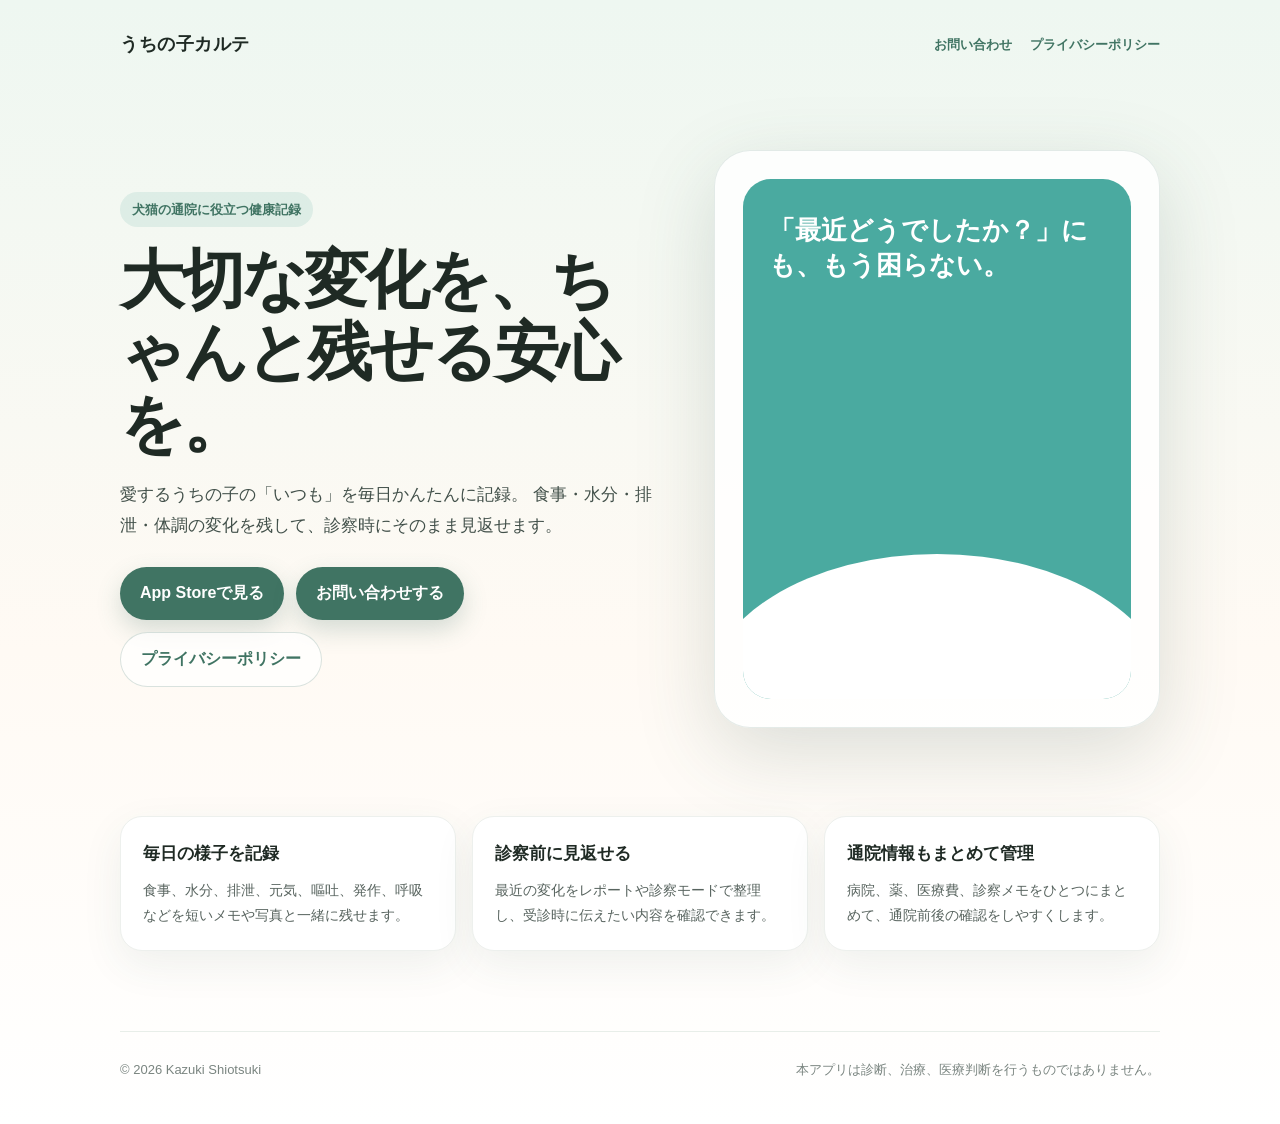
<file: index.html>
<!DOCTYPE html>
<html lang="ja">
<head>
  <meta charset="UTF-8" />
  <meta name="viewport" content="width=device-width, initial-scale=1.0" />
  <title>うちの子カルテ | 犬猫の通院に役立つ健康記録</title>
  <style>
    * { box-sizing: border-box; margin: 0; padding: 0; }
    body {
      font-family: -apple-system, BlinkMacSystemFont, "Hiragino Sans", "Noto Sans JP", sans-serif;
      background: linear-gradient(180deg, #eef7f1 0%, #fffaf4 58%, #ffffff 100%);
      color: #1f2a24;
      line-height: 1.8;
    }
    header, main, footer { width: min(1040px, calc(100% - 32px)); margin: 0 auto; }
    header {
      display: flex;
      justify-content: space-between;
      align-items: center;
      padding: 28px 0 18px;
    }
    .brand { font-size: 18px; font-weight: 800; letter-spacing: .03em; }
    nav { display: flex; gap: 18px; font-size: 13px; }
    a { color: #407463; text-decoration: none; font-weight: 700; }
    .hero {
      display: grid;
      grid-template-columns: minmax(0, 1.1fr) minmax(280px, .9fr);
      gap: 48px;
      align-items: center;
      padding: 72px 0 64px;
    }
    .eyebrow {
      display: inline-block;
      color: #407463;
      background: rgba(74, 165, 146, .13);
      border-radius: 999px;
      padding: 6px 12px;
      font-size: 13px;
      font-weight: 800;
      margin-bottom: 18px;
    }
    h1 {
      font-size: clamp(34px, 6vw, 64px);
      line-height: 1.12;
      letter-spacing: -.05em;
      margin-bottom: 20px;
    }
    .lead { font-size: 17px; color: #42504a; margin-bottom: 26px; max-width: 620px; }
    .actions { display: flex; flex-wrap: wrap; gap: 12px; }
    .button {
      display: inline-flex;
      align-items: center;
      justify-content: center;
      border-radius: 999px;
      padding: 12px 20px;
      background: #407463;
      color: #fff;
      box-shadow: 0 10px 24px rgba(64, 116, 99, .22);
    }
    .button.secondary {
      background: rgba(255, 255, 255, .72);
      color: #407463;
      border: 1px solid rgba(64, 116, 99, .2);
      box-shadow: none;
    }
    .phone-card {
      border-radius: 36px;
      background: rgba(255, 255, 255, .82);
      border: 1px solid rgba(64, 116, 99, .14);
      box-shadow: 0 24px 80px rgba(55, 87, 75, .18);
      padding: 28px;
    }
    .mock {
      border-radius: 28px;
      background: #4aaaa0;
      color: #fff;
      min-height: 520px;
      padding: 34px 26px;
      display: flex;
      flex-direction: column;
      justify-content: space-between;
      overflow: hidden;
      position: relative;
    }
    .mock::after {
      content: "";
      position: absolute;
      left: -10%;
      right: -10%;
      bottom: -28%;
      height: 56%;
      background: #fff;
      border-radius: 50% 50% 0 0;
    }
    .mock h2 { font-size: 26px; line-height: 1.35; position: relative; z-index: 1; }
    .mock p { font-size: 14px; position: relative; z-index: 1; opacity: .95; }
    .features {
      display: grid;
      grid-template-columns: repeat(3, 1fr);
      gap: 16px;
      padding: 24px 0 80px;
    }
    .feature {
      background: #fff;
      border: 1px solid #edf0ed;
      border-radius: 22px;
      padding: 22px;
      box-shadow: 0 14px 40px rgba(55, 87, 75, .08);
    }
    .feature h3 { font-size: 17px; margin-bottom: 8px; }
    .feature p { font-size: 14px; color: #58645f; }
    footer {
      border-top: 1px solid #e8eee9;
      padding: 26px 0 42px;
      display: flex;
      justify-content: space-between;
      gap: 16px;
      color: #7a8580;
      font-size: 13px;
    }
    @media (max-width: 780px) {
      header { align-items: flex-start; gap: 16px; flex-direction: column; }
      .hero { grid-template-columns: 1fr; padding-top: 36px; }
      .features { grid-template-columns: 1fr; }
      footer { flex-direction: column; }
    }
  </style>
</head>
<body>
  <header>
    <div class="brand">うちの子カルテ</div>
    <nav>
      <a href="https://forms.gle/3RMvWQdvqa31zmWVA">お問い合わせ</a>
      <a href="./privacy-policy.html">プライバシーポリシー</a>
    </nav>
  </header>

  <main>
    <section class="hero">
      <div>
        <span class="eyebrow">犬猫の通院に役立つ健康記録</span>
        <h1>大切な変化を、ちゃんと残せる安心を。</h1>
        <p class="lead">
          愛するうちの子の「いつも」を毎日かんたんに記録。
          食事・水分・排泄・体調の変化を残して、診察時にそのまま見返せます。
        </p>
        <div class="actions">
          <a class="button" href="https://apps.apple.com/jp/app/id6760578238" target="_blank">App Storeで見る</a>
          <a class="button" href="https://forms.gle/3RMvWQdvqa31zmWVA">お問い合わせする</a>
          <a class="button secondary" href="./privacy-policy.html">プライバシーポリシー</a>
        </div>
      </div>
      <div class="phone-card">
        <div class="mock">
          <h2>「最近どうでしたか？」にも、もう困らない。</h2>
          <p>記録、レポート、診察モード、病院・薬・医療費管理をひとつに。</p>
        </div>
      </div>
    </section>

    <section class="features">
      <div class="feature">
        <h3>毎日の様子を記録</h3>
        <p>食事、水分、排泄、元気、嘔吐、発作、呼吸などを短いメモや写真と一緒に残せます。</p>
      </div>
      <div class="feature">
        <h3>診察前に見返せる</h3>
        <p>最近の変化をレポートや診察モードで整理し、受診時に伝えたい内容を確認できます。</p>
      </div>
      <div class="feature">
        <h3>通院情報もまとめて管理</h3>
        <p>病院、薬、医療費、診察メモをひとつにまとめて、通院前後の確認をしやすくします。</p>
      </div>
    </section>
  </main>

  <footer>
    <p>© 2026 Kazuki Shiotsuki</p>
    <p>本アプリは診断、治療、医療判断を行うものではありません。</p>
  </footer>
</body>
</html>
</file>
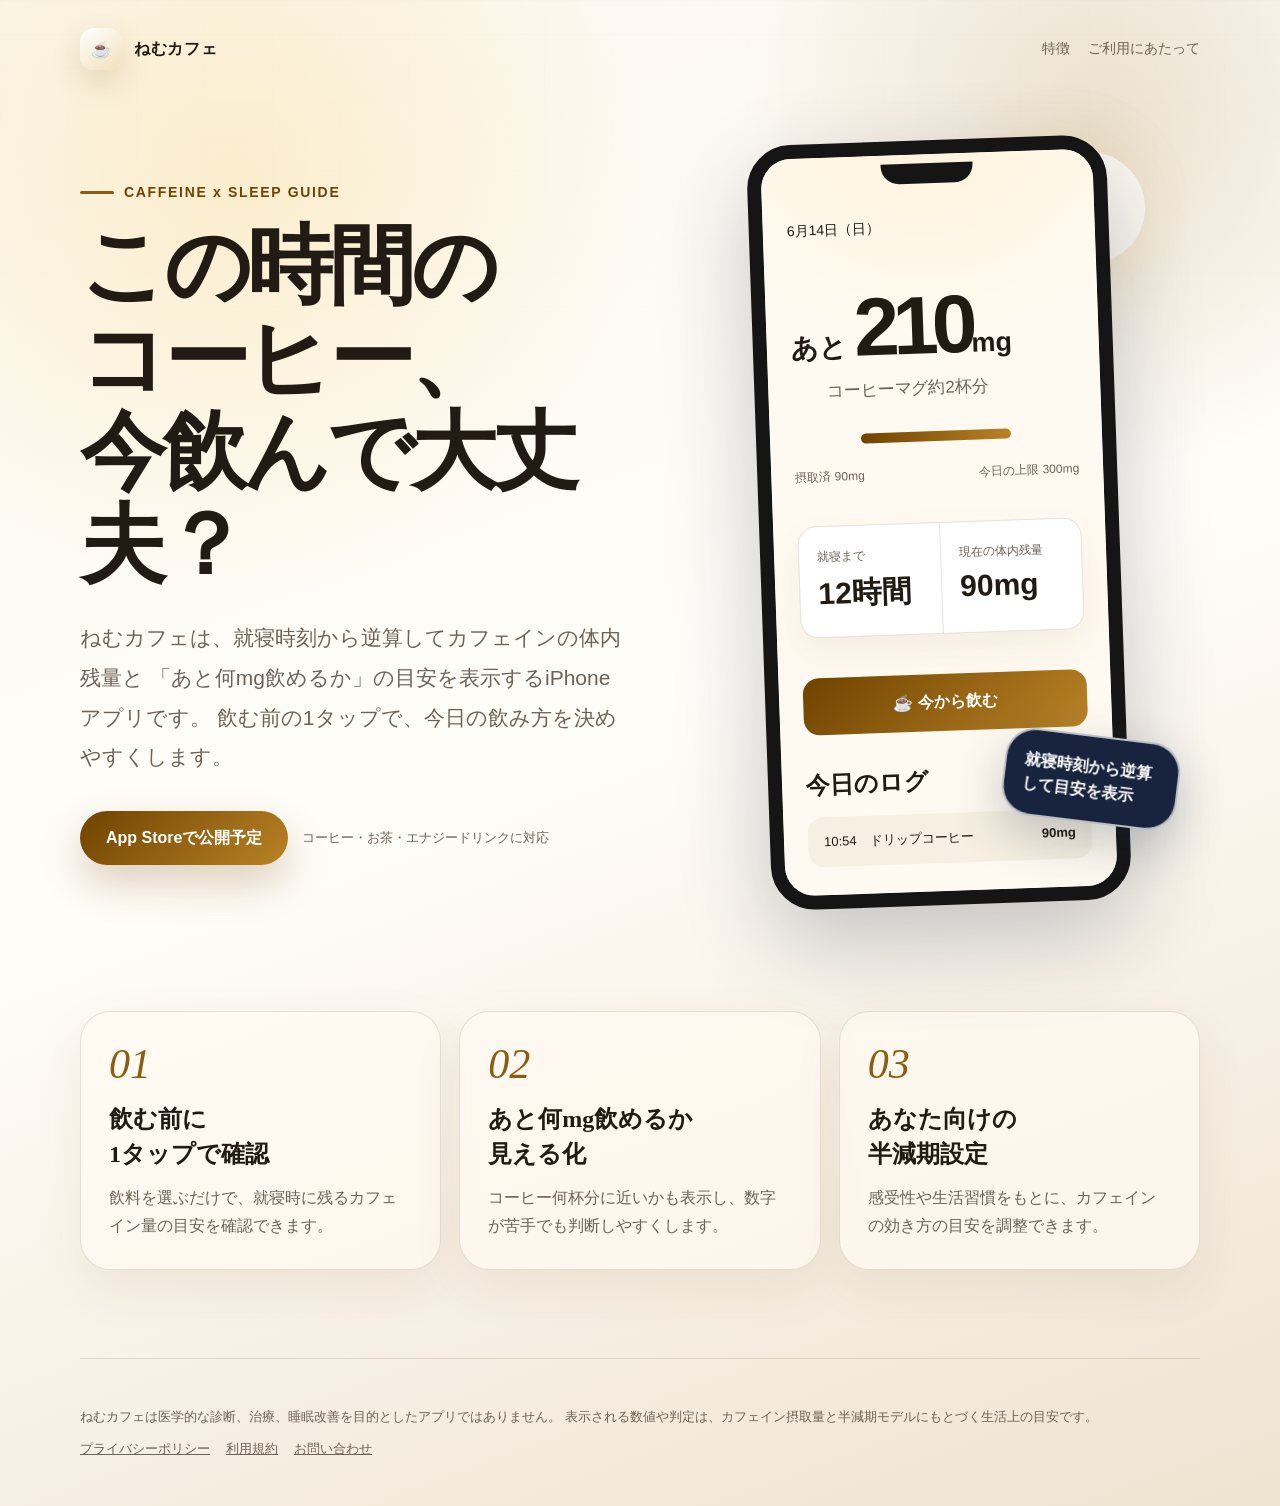
<file: nemucafe/index.html>
<!doctype html>
<html lang="ja">
  <head>
    <meta charset="utf-8" />
    <meta name="viewport" content="width=device-width, initial-scale=1" />
    <title>ねむカフェ - カフェインと睡眠の目安を1タップで確認</title>
    <meta
      name="description"
      content="ねむカフェは、就寝時刻から逆算してカフェインの体内残量と、あと何mg飲めるかの目安を表示するiPhoneアプリです。"
    />
    <meta property="og:title" content="ねむカフェ" />
    <meta
      property="og:description"
      content="この時間のコーヒー、今飲んで大丈夫？就寝時刻から逆算してカフェインの目安を確認。"
    />
    <meta property="og:type" content="website" />
    <meta name="theme-color" content="#8b5d12" />
    <style>
      :root {
        --paper: #fbf7ef;
        --paper-deep: #efe3d1;
        --ink: #221b14;
        --muted: #6d6256;
        --coffee: #8b5d12;
        --coffee-dark: #6f4300;
        --foam: #fffaf1;
        --line: rgba(96, 61, 19, 0.14);
        --sleep: #18243d;
        --moon: #f8c957;
      }

      * {
        box-sizing: border-box;
      }

      html {
        scroll-behavior: smooth;
      }

      body {
        margin: 0;
        color: var(--ink);
        font-family: "Hiragino Mincho ProN", "Yu Mincho", "YuMincho",
          "Noto Serif JP", serif;
        background:
          radial-gradient(circle at 18% 12%, rgba(248, 201, 87, 0.24), transparent 26rem),
          radial-gradient(circle at 86% 8%, rgba(139, 93, 18, 0.16), transparent 22rem),
          linear-gradient(160deg, var(--paper) 0%, #fffdf8 48%, var(--paper-deep) 100%);
        min-height: 100vh;
      }

      a {
        color: inherit;
      }

      .grain {
        position: fixed;
        inset: 0;
        pointer-events: none;
        opacity: 0.24;
        background-image:
          linear-gradient(rgba(34, 27, 20, 0.035) 1px, transparent 1px),
          linear-gradient(90deg, rgba(34, 27, 20, 0.025) 1px, transparent 1px);
        background-size: 34px 34px;
        mask-image: linear-gradient(to bottom, black, transparent 86%);
      }

      .wrap {
        width: min(1120px, calc(100% - 40px));
        margin: 0 auto;
      }

      header {
        display: flex;
        align-items: center;
        justify-content: space-between;
        padding: 28px 0;
        position: relative;
        z-index: 2;
      }

      .brand {
        display: inline-flex;
        align-items: center;
        gap: 12px;
        font-weight: 800;
        letter-spacing: 0.04em;
      }

      .mark {
        display: grid;
        place-items: center;
        width: 42px;
        height: 42px;
        border-radius: 14px;
        background: linear-gradient(145deg, #fff 0%, #f2dfbd 100%);
        box-shadow: 0 12px 30px rgba(111, 67, 0, 0.16);
      }

      nav {
        display: flex;
        gap: 18px;
        color: var(--muted);
        font-family: "Hiragino Sans", "Yu Gothic", sans-serif;
        font-size: 14px;
      }

      nav a {
        text-decoration: none;
      }

      .hero {
        display: grid;
        grid-template-columns: 1.02fr 0.98fr;
        gap: 56px;
        align-items: center;
        padding: 42px 0 86px;
      }

      .eyebrow {
        display: inline-flex;
        align-items: center;
        gap: 10px;
        margin-bottom: 20px;
        color: var(--coffee-dark);
        font-family: "Hiragino Sans", "Yu Gothic", sans-serif;
        font-size: 14px;
        font-weight: 700;
        letter-spacing: 0.12em;
      }

      .eyebrow::before {
        content: "";
        width: 34px;
        height: 3px;
        border-radius: 999px;
        background: var(--coffee);
      }

      h1 {
        margin: 0;
        font-size: clamp(44px, 7vw, 86px);
        line-height: 1.08;
        letter-spacing: -0.05em;
      }

      .lead {
        max-width: 620px;
        margin: 26px 0 0;
        color: var(--muted);
        font-family: "Hiragino Sans", "Yu Gothic", sans-serif;
        font-size: clamp(17px, 2vw, 21px);
        line-height: 1.9;
      }

      .cta-row {
        display: flex;
        flex-wrap: wrap;
        gap: 14px;
        align-items: center;
        margin-top: 34px;
      }

      .button {
        display: inline-flex;
        align-items: center;
        justify-content: center;
        min-height: 54px;
        padding: 0 26px;
        border-radius: 999px;
        background: linear-gradient(135deg, var(--coffee-dark), #b98226);
        color: #fff;
        text-decoration: none;
        font-family: "Hiragino Sans", "Yu Gothic", sans-serif;
        font-weight: 800;
        box-shadow: 0 18px 40px rgba(111, 67, 0, 0.24);
      }

      .note {
        color: var(--muted);
        font-family: "Hiragino Sans", "Yu Gothic", sans-serif;
        font-size: 13px;
      }

      .phone-stage {
        position: relative;
        min-height: 650px;
        display: grid;
        place-items: center;
      }

      .moon {
        position: absolute;
        top: 20px;
        right: 16%;
        width: 112px;
        height: 112px;
        border-radius: 50%;
        background: var(--moon);
        box-shadow: 0 0 80px rgba(248, 201, 87, 0.45);
      }

      .moon::after {
        content: "";
        position: absolute;
        top: -8px;
        left: 28px;
        width: 112px;
        height: 112px;
        border-radius: 50%;
        background: var(--paper);
      }

      .phone {
        position: relative;
        width: min(360px, 82vw);
        border: 14px solid #151515;
        border-radius: 44px;
        background: var(--foam);
        box-shadow: 0 34px 90px rgba(24, 36, 61, 0.24);
        overflow: hidden;
        transform: rotate(-2deg);
      }

      .phone::before {
        content: "";
        position: absolute;
        z-index: 3;
        top: 9px;
        left: 50%;
        width: 92px;
        height: 20px;
        border-radius: 0 0 18px 18px;
        background: #151515;
        transform: translateX(-50%);
      }

      .screen {
        min-height: 690px;
        padding: 48px 24px 28px;
        background:
          radial-gradient(circle at 50% -10%, rgba(248, 201, 87, 0.18), transparent 16rem),
          var(--foam);
      }

      .date {
        margin-top: 16px;
        color: var(--ink);
        font-family: "Hiragino Sans", "Yu Gothic", sans-serif;
        font-size: 14px;
      }

      .remaining {
        margin: 42px 0 0;
        font-family: "Hiragino Sans", "Yu Gothic", sans-serif;
        font-weight: 800;
        font-size: 27px;
      }

      .remaining strong {
        font-size: 82px;
        letter-spacing: -0.08em;
      }

      .cup-note {
        margin: 4px 0 32px 34px;
        color: var(--muted);
        font-family: "Hiragino Sans", "Yu Gothic", sans-serif;
        font-size: 17px;
      }

      .bar {
        height: 10px;
        width: 150px;
        margin: 0 auto 24px;
        border-radius: 999px;
        background: linear-gradient(90deg, var(--coffee-dark), #b98226);
      }

      .stats {
        display: flex;
        justify-content: space-between;
        color: var(--muted);
        font-family: "Hiragino Sans", "Yu Gothic", sans-serif;
        font-size: 12px;
      }

      .panel {
        display: grid;
        grid-template-columns: 1fr 1fr;
        margin: 40px 0;
        border: 1px solid var(--line);
        border-radius: 18px;
        background: #fff;
        box-shadow: 0 16px 36px rgba(111, 67, 0, 0.07);
      }

      .metric {
        padding: 22px 18px;
        font-family: "Hiragino Sans", "Yu Gothic", sans-serif;
      }

      .metric + .metric {
        border-left: 1px solid var(--line);
      }

      .metric span {
        display: block;
        color: var(--muted);
        font-size: 12px;
      }

      .metric strong {
        display: block;
        margin-top: 8px;
        font-size: 30px;
      }

      .mock-button {
        margin-top: 34px;
        padding: 18px;
        border-radius: 16px;
        background: linear-gradient(135deg, var(--coffee-dark), #b98226);
        color: #fff;
        text-align: center;
        font-family: "Hiragino Sans", "Yu Gothic", sans-serif;
        font-weight: 800;
      }

      .log-title {
        margin-top: 34px;
        font-size: 24px;
        font-weight: 800;
      }

      .log {
        display: flex;
        justify-content: space-between;
        margin-top: 16px;
        padding: 16px;
        border-radius: 16px;
        background: rgba(239, 227, 209, 0.48);
        font-family: "Hiragino Sans", "Yu Gothic", sans-serif;
        font-size: 13px;
      }

      .badge {
        position: absolute;
        right: 4%;
        bottom: 82px;
        width: 176px;
        padding: 18px;
        border: 2px solid rgba(255, 255, 255, 0.7);
        border-radius: 30px;
        background: var(--sleep);
        color: #fff;
        font-family: "Hiragino Sans", "Yu Gothic", sans-serif;
        font-weight: 800;
        line-height: 1.5;
        box-shadow: 0 18px 50px rgba(24, 36, 61, 0.24);
        transform: rotate(7deg);
      }

      .features {
        display: grid;
        grid-template-columns: repeat(3, 1fr);
        gap: 18px;
        padding: 20px 0 88px;
      }

      .card {
        min-height: 220px;
        padding: 28px;
        border: 1px solid var(--line);
        border-radius: 30px;
        background: rgba(255, 250, 241, 0.72);
        box-shadow: 0 18px 50px rgba(111, 67, 0, 0.08);
      }

      .card .num {
        color: var(--coffee);
        font-family: Georgia, serif;
        font-size: 42px;
        font-style: italic;
      }

      h2 {
        margin: 14px 0 12px;
        font-size: 24px;
        line-height: 1.45;
      }

      .card p {
        margin: 0;
        color: var(--muted);
        font-family: "Hiragino Sans", "Yu Gothic", sans-serif;
        line-height: 1.8;
      }

      footer {
        padding: 36px 0 48px;
        border-top: 1px solid var(--line);
        color: var(--muted);
        font-family: "Hiragino Sans", "Yu Gothic", sans-serif;
        font-size: 13px;
      }

      footer .links {
        display: flex;
        flex-wrap: wrap;
        gap: 16px;
        margin-top: 14px;
      }

      @media (max-width: 860px) {
        nav {
          display: none;
        }

        .hero {
          grid-template-columns: 1fr;
          gap: 30px;
          padding-top: 18px;
        }

        .phone-stage {
          min-height: 560px;
        }

        .phone {
          width: min(330px, 90vw);
          transform: none;
        }

        .screen {
          min-height: 610px;
        }

        .remaining strong {
          font-size: 68px;
        }

        .badge {
          right: 0;
          bottom: 28px;
          width: 150px;
          font-size: 13px;
        }

        .features {
          grid-template-columns: 1fr;
          padding-bottom: 56px;
        }
      }
    </style>
  </head>
  <body>
    <div class="grain" aria-hidden="true"></div>

    <header class="wrap">
      <div class="brand" aria-label="ねむカフェ">
        <span class="mark" aria-hidden="true">☕</span>
        <span>ねむカフェ</span>
      </div>
      <nav aria-label="ページ内メニュー">
        <a href="#features">特徴</a>
        <a href="#notice">ご利用にあたって</a>
      </nav>
    </header>

    <main>
      <section class="hero wrap">
        <div>
          <div class="eyebrow">CAFFEINE x SLEEP GUIDE</div>
          <h1>
            この時間の<br />
            コーヒー、<br />
            今飲んで大丈夫？
          </h1>
          <p class="lead">
            ねむカフェは、就寝時刻から逆算してカフェインの体内残量と
            「あと何mg飲めるか」の目安を表示するiPhoneアプリです。
            飲む前の1タップで、今日の飲み方を決めやすくします。
          </p>
          <div class="cta-row">
            <a class="button" href="#" aria-label="App Storeで見る">
              App Storeで公開予定
            </a>
            <span class="note">コーヒー・お茶・エナジードリンクに対応</span>
          </div>
        </div>

        <div class="phone-stage" aria-hidden="true">
          <div class="moon"></div>
          <div class="phone">
            <div class="screen">
              <div class="date">6月14日（日）</div>
              <div class="remaining">あと <strong>210</strong>mg</div>
              <div class="cup-note">コーヒーマグ約2杯分</div>
              <div class="bar"></div>
              <div class="stats">
                <span>摂取済 90mg</span>
                <span>今日の上限 300mg</span>
              </div>
              <div class="panel">
                <div class="metric">
                  <span>就寝まで</span>
                  <strong>12時間</strong>
                </div>
                <div class="metric">
                  <span>現在の体内残量</span>
                  <strong>90mg</strong>
                </div>
              </div>
              <div class="mock-button">☕ 今から飲む</div>
              <div class="log-title">今日のログ</div>
              <div class="log">
                <span>10:54　ドリップコーヒー</span>
                <strong>90mg</strong>
              </div>
            </div>
          </div>
          <div class="badge">就寝時刻から逆算して目安を表示</div>
        </div>
      </section>

      <section id="features" class="features wrap" aria-label="ねむカフェの特徴">
        <article class="card">
          <div class="num">01</div>
          <h2>飲む前に<br />1タップで確認</h2>
          <p>
            飲料を選ぶだけで、就寝時に残るカフェイン量の目安を確認できます。
          </p>
        </article>
        <article class="card">
          <div class="num">02</div>
          <h2>あと何mg飲めるか<br />見える化</h2>
          <p>
            コーヒー何杯分に近いかも表示し、数字が苦手でも判断しやすくします。
          </p>
        </article>
        <article class="card">
          <div class="num">03</div>
          <h2>あなた向けの<br />半減期設定</h2>
          <p>
            感受性や生活習慣をもとに、カフェインの効き方の目安を調整できます。
          </p>
        </article>
      </section>
    </main>

    <footer id="notice" class="wrap">
      <p>
        ねむカフェは医学的な診断、治療、睡眠改善を目的としたアプリではありません。
        表示される数値や判定は、カフェイン摂取量と半減期モデルにもとづく生活上の目安です。
      </p>
      <div class="links">
        <a href="https://boatneck-acai-610.notion.site/347007d5721280c0b059ebb720ce3d78">プライバシーポリシー</a>
        <a href="https://boatneck-acai-610.notion.site/347007d5721280f08451d719d0d5d46d">利用規約</a>
        <a href="mailto:rio@anotherball.com">お問い合わせ</a>
      </div>
    </footer>
  </body>
</html>
</file>
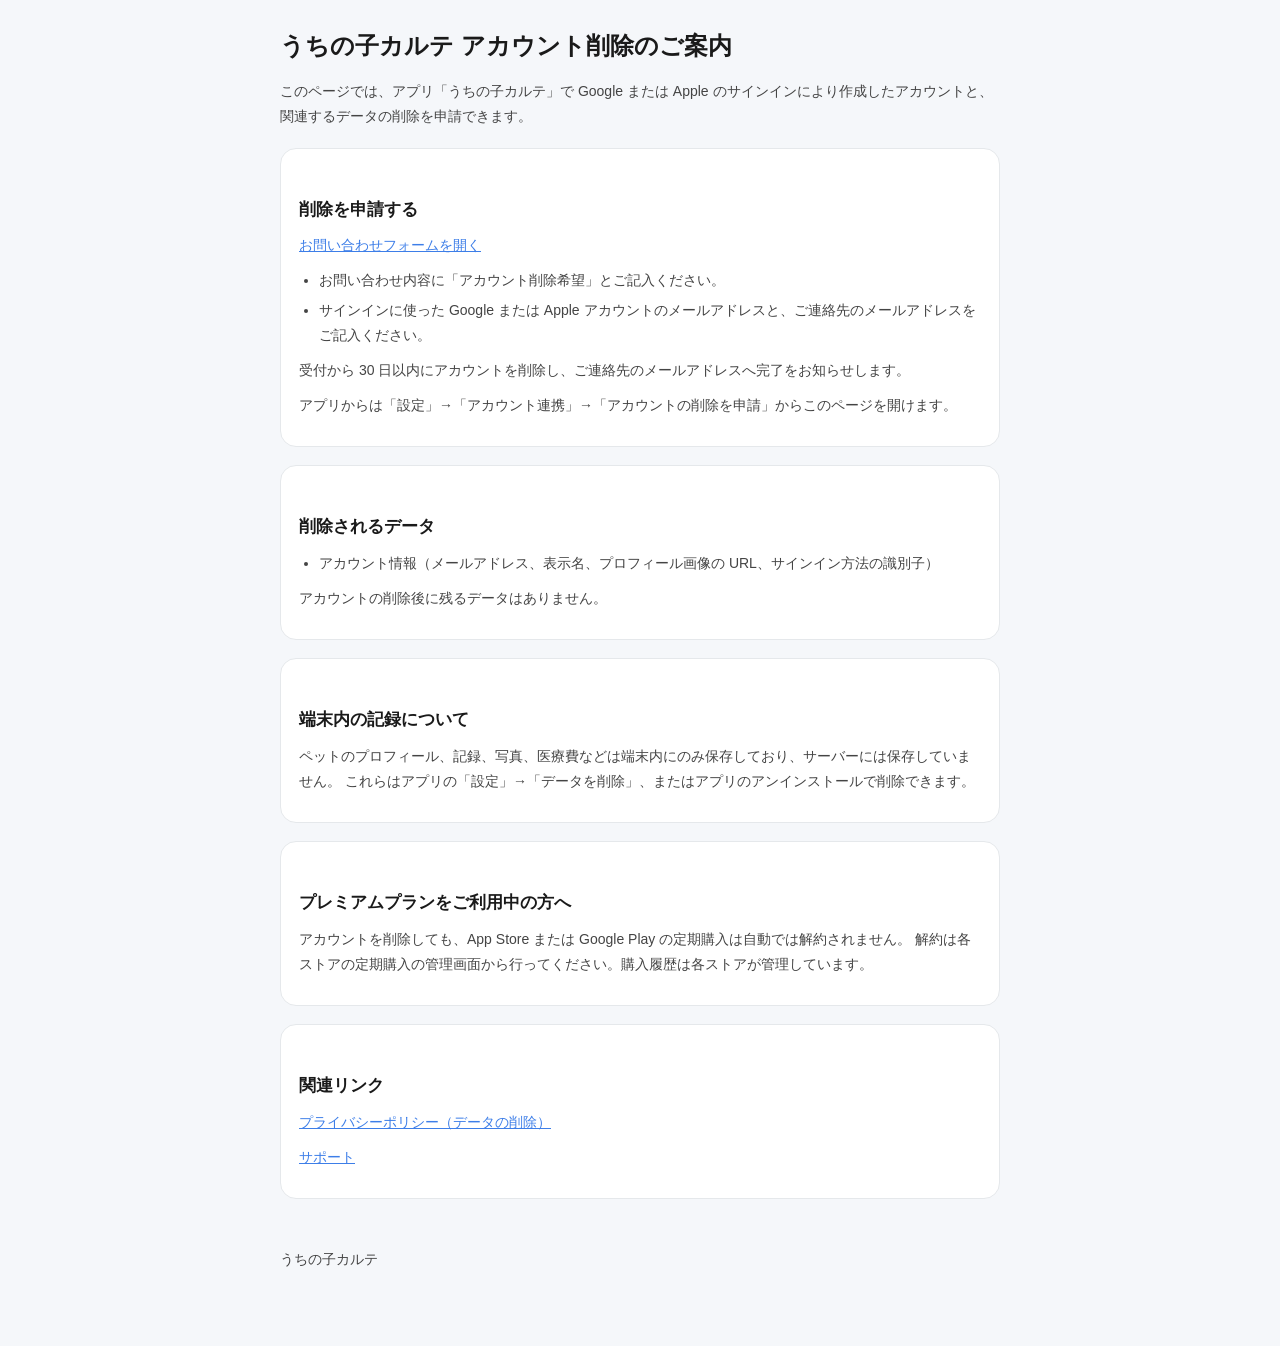
<file: account-deletion.html>
<!DOCTYPE html>
<html lang="ja">
<head>
  <meta charset="UTF-8" />
  <meta name="viewport" content="width=device-width, initial-scale=1.0" />
  <title>アカウント削除のご案内 | うちの子カルテ</title>
  <style>
    * { box-sizing: border-box; margin: 0; padding: 0; }
    body {
      font-family: -apple-system, BlinkMacSystemFont, "Hiragino Sans", "Noto Sans JP", sans-serif;
      background: #f5f7fa;
      color: #1a1a1a;
      line-height: 1.8;
      padding: 24px 16px 64px;
    }
    .container { max-width: 720px; margin: 0 auto; }
    h1 { font-size: 24px; font-weight: 700; margin-bottom: 12px; }
    h2 { font-size: 17px; font-weight: 700; margin: 28px 0 8px; }
    p { font-size: 14px; color: #444; margin-bottom: 10px; }
    ul { font-size: 14px; color: #444; padding-left: 20px; margin-bottom: 10px; }
    li { margin-bottom: 4px; }
    a { color: #3d7ee8; }
    .card {
      background: #fff;
      border: 1px solid #e5e8eb;
      border-radius: 16px;
      padding: 18px;
      margin-top: 18px;
    }
    .footer { margin-top: 48px; font-size: 13px; color: #888; }
  </style>
</head>
<body>
  <div class="container">
    <h1>うちの子カルテ アカウント削除のご案内</h1>
    <p>
      このページでは、アプリ「うちの子カルテ」で Google または Apple のサインインにより作成したアカウントと、関連するデータの削除を申請できます。
    </p>

    <div class="card">
      <h2>削除を申請する</h2>
      <p>
        <a href="https://forms.gle/3RMvWQdvqa31zmWVA">お問い合わせフォームを開く</a>
      </p>
      <ul>
        <li>お問い合わせ内容に「アカウント削除希望」とご記入ください。</li>
        <li>サインインに使った Google または Apple アカウントのメールアドレスと、ご連絡先のメールアドレスをご記入ください。</li>
      </ul>
      <p>受付から 30 日以内にアカウントを削除し、ご連絡先のメールアドレスへ完了をお知らせします。</p>
      <p>アプリからは「設定」→「アカウント連携」→「アカウントの削除を申請」からこのページを開けます。</p>
    </div>

    <div class="card">
      <h2>削除されるデータ</h2>
      <ul>
        <li>アカウント情報（メールアドレス、表示名、プロフィール画像の URL、サインイン方法の識別子）</li>
      </ul>
      <p>アカウントの削除後に残るデータはありません。</p>
    </div>

    <div class="card">
      <h2>端末内の記録について</h2>
      <p>
        ペットのプロフィール、記録、写真、医療費などは端末内にのみ保存しており、サーバーには保存していません。
        これらはアプリの「設定」→「データを削除」、またはアプリのアンインストールで削除できます。
      </p>
    </div>

    <div class="card">
      <h2>プレミアムプランをご利用中の方へ</h2>
      <p>
        アカウントを削除しても、App Store または Google Play の定期購入は自動では解約されません。
        解約は各ストアの定期購入の管理画面から行ってください。購入履歴は各ストアが管理しています。
      </p>
    </div>

    <div class="card">
      <h2>関連リンク</h2>
      <p>
        <a href="./privacy-policy.html#data-deletion">プライバシーポリシー（データの削除）</a>
      </p>
      <p>
        <a href="./support.html">サポート</a>
      </p>
    </div>

    <div class="footer">
      <p>うちの子カルテ</p>
    </div>
  </div>
</body>
</html>
</file>
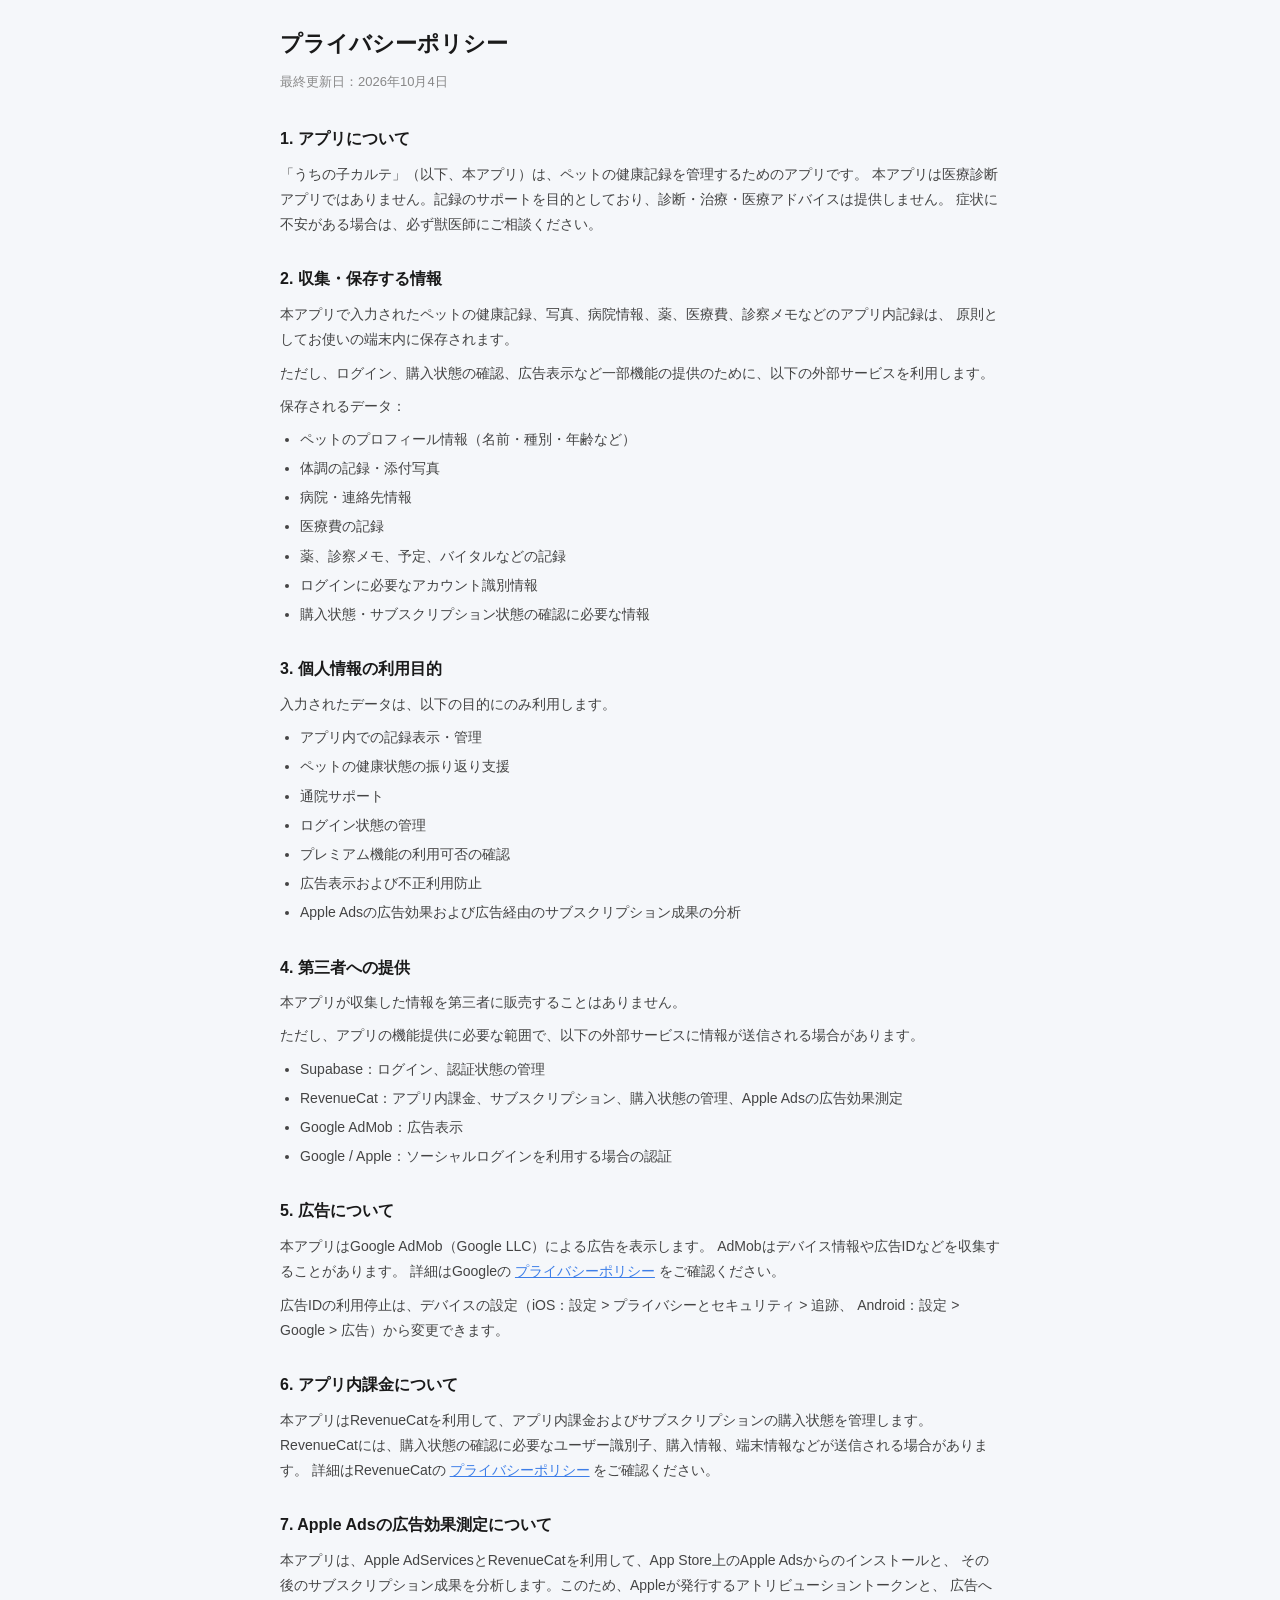
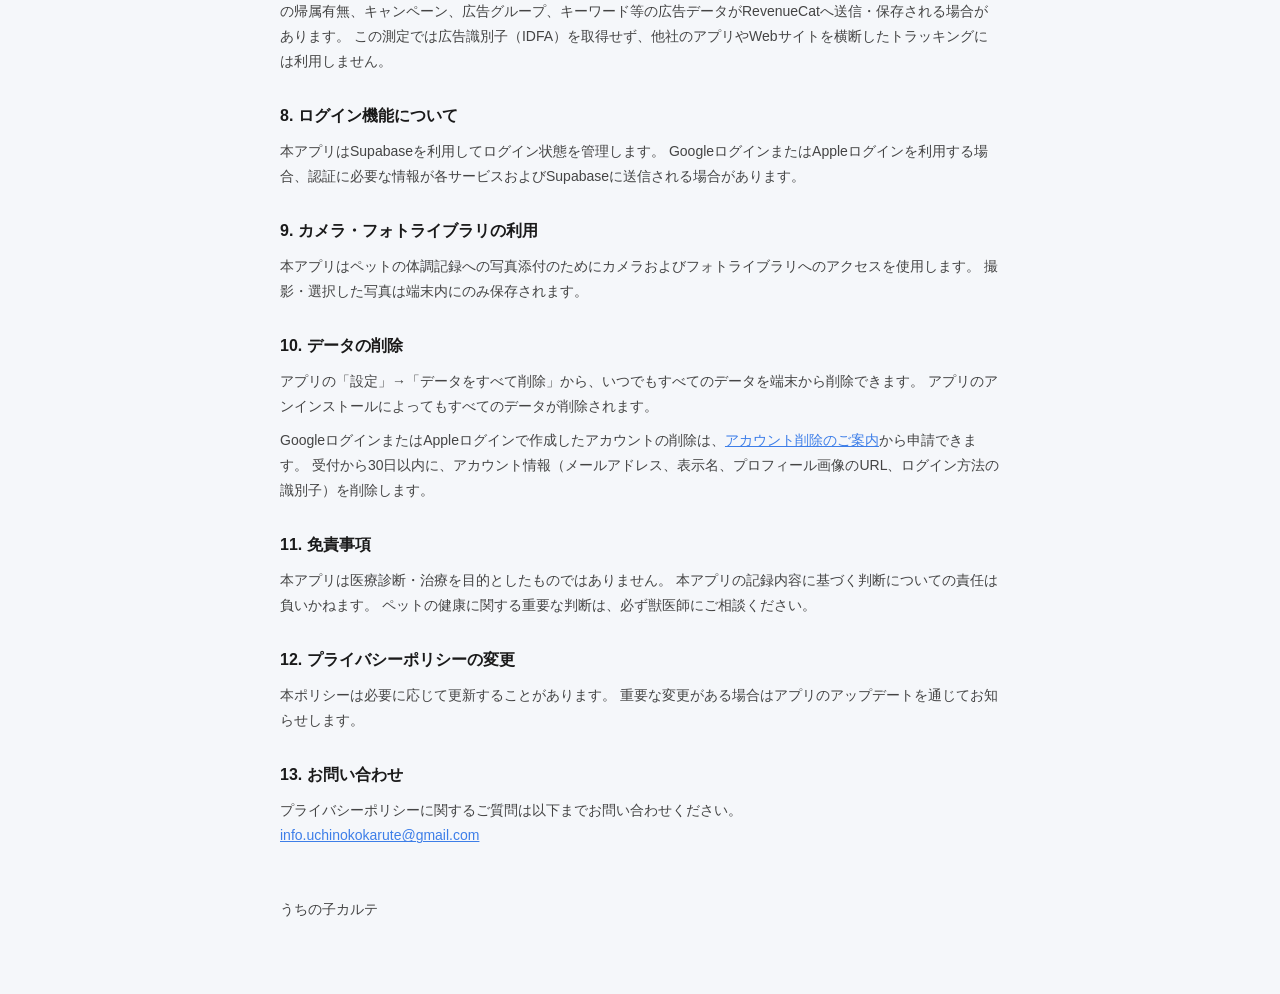
<file: privacy-policy.html>
<!DOCTYPE html>
<html lang="ja">
<head>
  <meta charset="UTF-8" />
  <meta name="viewport" content="width=device-width, initial-scale=1.0" />
  <title>プライバシーポリシー | うちの子カルテ</title>
  <style>
    * { box-sizing: border-box; margin: 0; padding: 0; }
    body {
      font-family: -apple-system, BlinkMacSystemFont, "Hiragino Sans", "Noto Sans JP", sans-serif;
      background: #f5f7fa;
      color: #1a1a1a;
      line-height: 1.8;
      padding: 24px 16px 64px;
    }
    .container { max-width: 720px; margin: 0 auto; }
    h1 { font-size: 22px; font-weight: 700; margin-bottom: 6px; }
    .updated { font-size: 13px; color: #888; margin-bottom: 32px; }
    h2 { font-size: 16px; font-weight: 700; margin: 28px 0 8px; }
    p { font-size: 14px; color: #444; margin-bottom: 8px; }
    ul { font-size: 14px; color: #444; padding-left: 20px; margin-bottom: 8px; }
    li { margin-bottom: 4px; }
    a { color: #3d7ee8; }
    .footer { margin-top: 48px; font-size: 13px; color: #888; }
  </style>
</head>
<body>
  <div class="container">
    <h1>プライバシーポリシー</h1>
    <p class="updated">最終更新日：2026年10月4日</p>

    <h2>1. アプリについて</h2>
    <p>
      「うちの子カルテ」（以下、本アプリ）は、ペットの健康記録を管理するためのアプリです。
      本アプリは医療診断アプリではありません。記録のサポートを目的としており、診断・治療・医療アドバイスは提供しません。
      症状に不安がある場合は、必ず獣医師にご相談ください。
    </p>

    <h2>2. 収集・保存する情報</h2>
    <p>
      本アプリで入力されたペットの健康記録、写真、病院情報、薬、医療費、診察メモなどのアプリ内記録は、
      原則としてお使いの端末内に保存されます。
    </p>
    <p>
      ただし、ログイン、購入状態の確認、広告表示など一部機能の提供のために、以下の外部サービスを利用します。
    </p>
    <p>保存されるデータ：</p>
    <ul>
      <li>ペットのプロフィール情報（名前・種別・年齢など）</li>
      <li>体調の記録・添付写真</li>
      <li>病院・連絡先情報</li>
      <li>医療費の記録</li>
      <li>薬、診察メモ、予定、バイタルなどの記録</li>
      <li>ログインに必要なアカウント識別情報</li>
      <li>購入状態・サブスクリプション状態の確認に必要な情報</li>
    </ul>

    <h2>3. 個人情報の利用目的</h2>
    <p>入力されたデータは、以下の目的にのみ利用します。</p>
    <ul>
      <li>アプリ内での記録表示・管理</li>
      <li>ペットの健康状態の振り返り支援</li>
      <li>通院サポート</li>
      <li>ログイン状態の管理</li>
      <li>プレミアム機能の利用可否の確認</li>
      <li>広告表示および不正利用防止</li>
      <li>Apple Adsの広告効果および広告経由のサブスクリプション成果の分析</li>
    </ul>

    <h2>4. 第三者への提供</h2>
    <p>本アプリが収集した情報を第三者に販売することはありません。</p>
    <p>
      ただし、アプリの機能提供に必要な範囲で、以下の外部サービスに情報が送信される場合があります。
    </p>
    <ul>
      <li>Supabase：ログイン、認証状態の管理</li>
      <li>RevenueCat：アプリ内課金、サブスクリプション、購入状態の管理、Apple Adsの広告効果測定</li>
      <li>Google AdMob：広告表示</li>
      <li>Google / Apple：ソーシャルログインを利用する場合の認証</li>
    </ul>

    <h2>5. 広告について</h2>
    <p>
      本アプリはGoogle AdMob（Google LLC）による広告を表示します。
      AdMobはデバイス情報や広告IDなどを収集することがあります。
      詳細はGoogleの
      <a href="https://policies.google.com/privacy" target="_blank">プライバシーポリシー</a>
      をご確認ください。
    </p>
    <p>
      広告IDの利用停止は、デバイスの設定（iOS：設定 &gt; プライバシーとセキュリティ &gt; 追跡、
      Android：設定 &gt; Google &gt; 広告）から変更できます。
    </p>

    <h2>6. アプリ内課金について</h2>
    <p>
      本アプリはRevenueCatを利用して、アプリ内課金およびサブスクリプションの購入状態を管理します。
      RevenueCatには、購入状態の確認に必要なユーザー識別子、購入情報、端末情報などが送信される場合があります。
      詳細はRevenueCatの
      <a href="https://www.revenuecat.com/privacy" target="_blank">プライバシーポリシー</a>
      をご確認ください。
    </p>

    <h2>7. Apple Adsの広告効果測定について</h2>
    <p>
      本アプリは、Apple AdServicesとRevenueCatを利用して、App Store上のApple Adsからのインストールと、
      その後のサブスクリプション成果を分析します。このため、Appleが発行するアトリビューショントークンと、
      広告への帰属有無、キャンペーン、広告グループ、キーワード等の広告データがRevenueCatへ送信・保存される場合があります。
      この測定では広告識別子（IDFA）を取得せず、他社のアプリやWebサイトを横断したトラッキングには利用しません。
    </p>

    <h2>8. ログイン機能について</h2>
    <p>
      本アプリはSupabaseを利用してログイン状態を管理します。
      GoogleログインまたはAppleログインを利用する場合、認証に必要な情報が各サービスおよびSupabaseに送信される場合があります。
    </p>

    <h2>9. カメラ・フォトライブラリの利用</h2>
    <p>
      本アプリはペットの体調記録への写真添付のためにカメラおよびフォトライブラリへのアクセスを使用します。
      撮影・選択した写真は端末内にのみ保存されます。
    </p>

    <h2 id="data-deletion">10. データの削除</h2>
    <p>
      アプリの「設定」→「データをすべて削除」から、いつでもすべてのデータを端末から削除できます。
      アプリのアンインストールによってもすべてのデータが削除されます。
    </p>
    <p>
      GoogleログインまたはAppleログインで作成したアカウントの削除は、<a href="./account-deletion.html">アカウント削除のご案内</a>から申請できます。
      受付から30日以内に、アカウント情報（メールアドレス、表示名、プロフィール画像のURL、ログイン方法の識別子）を削除します。
    </p>

    <h2>11. 免責事項</h2>
    <p>
      本アプリは医療診断・治療を目的としたものではありません。
      本アプリの記録内容に基づく判断についての責任は負いかねます。
      ペットの健康に関する重要な判断は、必ず獣医師にご相談ください。
    </p>

    <h2>12. プライバシーポリシーの変更</h2>
    <p>
      本ポリシーは必要に応じて更新することがあります。
      重要な変更がある場合はアプリのアップデートを通じてお知らせします。
    </p>

    <h2>13. お問い合わせ</h2>
    <p>
      プライバシーポリシーに関するご質問は以下までお問い合わせください。<br />
      <a href="mailto:info.uchinokokarute@gmail.com">info.uchinokokarute@gmail.com</a>
    </p>

    <div class="footer">
      <p>うちの子カルテ</p>
    </div>
  </div>
</body>
</html>
</file>
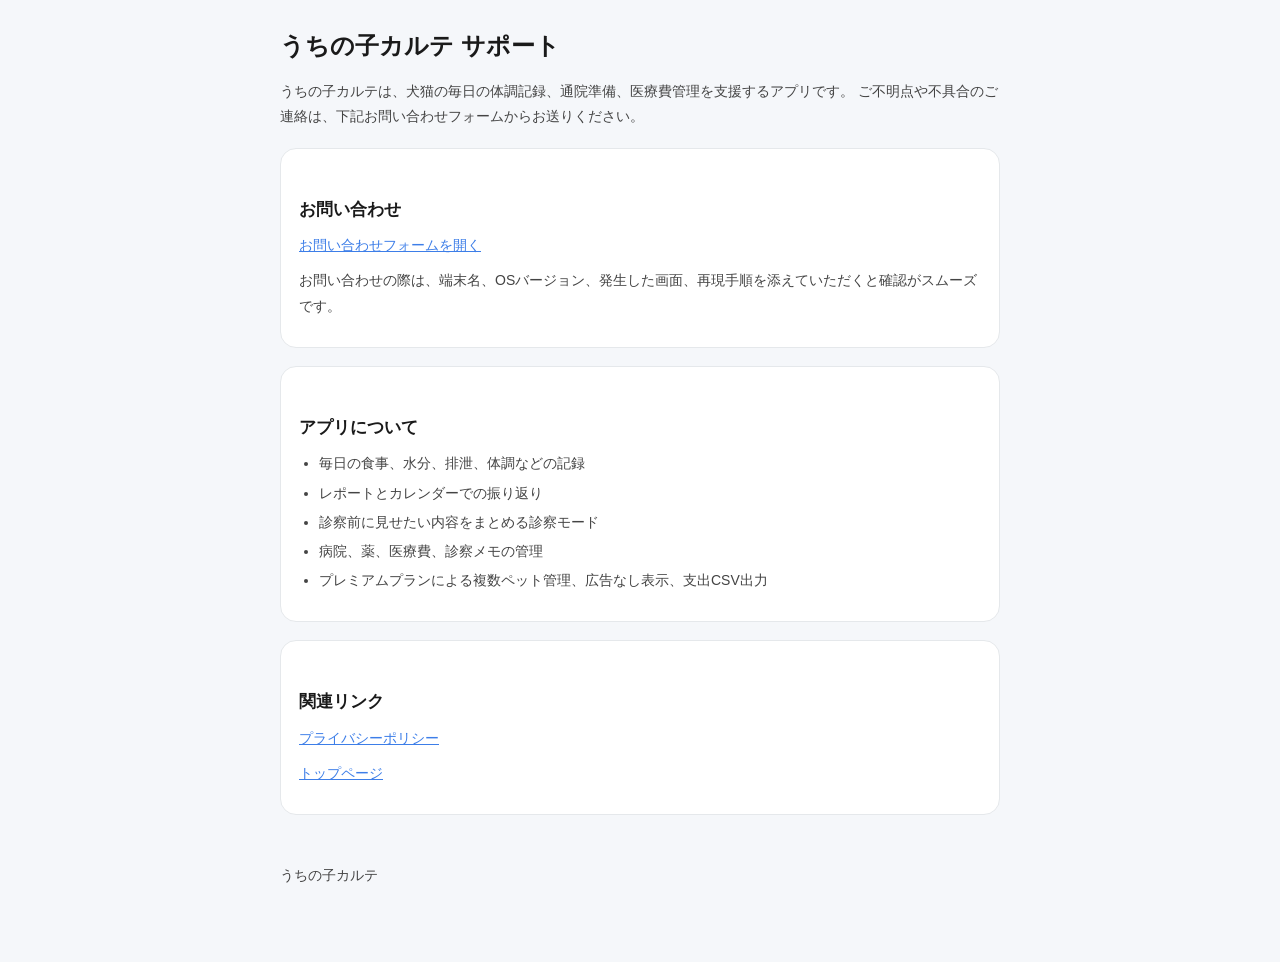
<file: support.html>
<!DOCTYPE html>
<html lang="ja">
<head>
  <meta charset="UTF-8" />
  <meta name="viewport" content="width=device-width, initial-scale=1.0" />
  <title>サポート | うちの子カルテ</title>
  <style>
    * { box-sizing: border-box; margin: 0; padding: 0; }
    body {
      font-family: -apple-system, BlinkMacSystemFont, "Hiragino Sans", "Noto Sans JP", sans-serif;
      background: #f5f7fa;
      color: #1a1a1a;
      line-height: 1.8;
      padding: 24px 16px 64px;
    }
    .container { max-width: 720px; margin: 0 auto; }
    h1 { font-size: 24px; font-weight: 700; margin-bottom: 12px; }
    h2 { font-size: 17px; font-weight: 700; margin: 28px 0 8px; }
    p { font-size: 14px; color: #444; margin-bottom: 10px; }
    ul { font-size: 14px; color: #444; padding-left: 20px; margin-bottom: 10px; }
    li { margin-bottom: 4px; }
    a { color: #3d7ee8; }
    .card {
      background: #fff;
      border: 1px solid #e5e8eb;
      border-radius: 16px;
      padding: 18px;
      margin-top: 18px;
    }
    .footer { margin-top: 48px; font-size: 13px; color: #888; }
  </style>
</head>
<body>
  <div class="container">
    <h1>うちの子カルテ サポート</h1>
    <p>
      うちの子カルテは、犬猫の毎日の体調記録、通院準備、医療費管理を支援するアプリです。
      ご不明点や不具合のご連絡は、下記お問い合わせフォームからお送りください。
    </p>

    <div class="card">
      <h2>お問い合わせ</h2>
      <p>
        <a href="https://forms.gle/3RMvWQdvqa31zmWVA">お問い合わせフォームを開く</a>
      </p>
      <p>お問い合わせの際は、端末名、OSバージョン、発生した画面、再現手順を添えていただくと確認がスムーズです。</p>
    </div>

    <div class="card">
      <h2>アプリについて</h2>
      <ul>
        <li>毎日の食事、水分、排泄、体調などの記録</li>
        <li>レポートとカレンダーでの振り返り</li>
        <li>診察前に見せたい内容をまとめる診察モード</li>
        <li>病院、薬、医療費、診察メモの管理</li>
        <li>プレミアムプランによる複数ペット管理、広告なし表示、支出CSV出力</li>
      </ul>
    </div>

    <div class="card">
      <h2>関連リンク</h2>
      <p>
        <a href="./privacy-policy.html">プライバシーポリシー</a>
      </p>
      <p>
        <a href="./index.html">トップページ</a>
      </p>
    </div>

    <div class="footer">
      <p>うちの子カルテ</p>
    </div>
  </div>
</body>
</html>
</file>
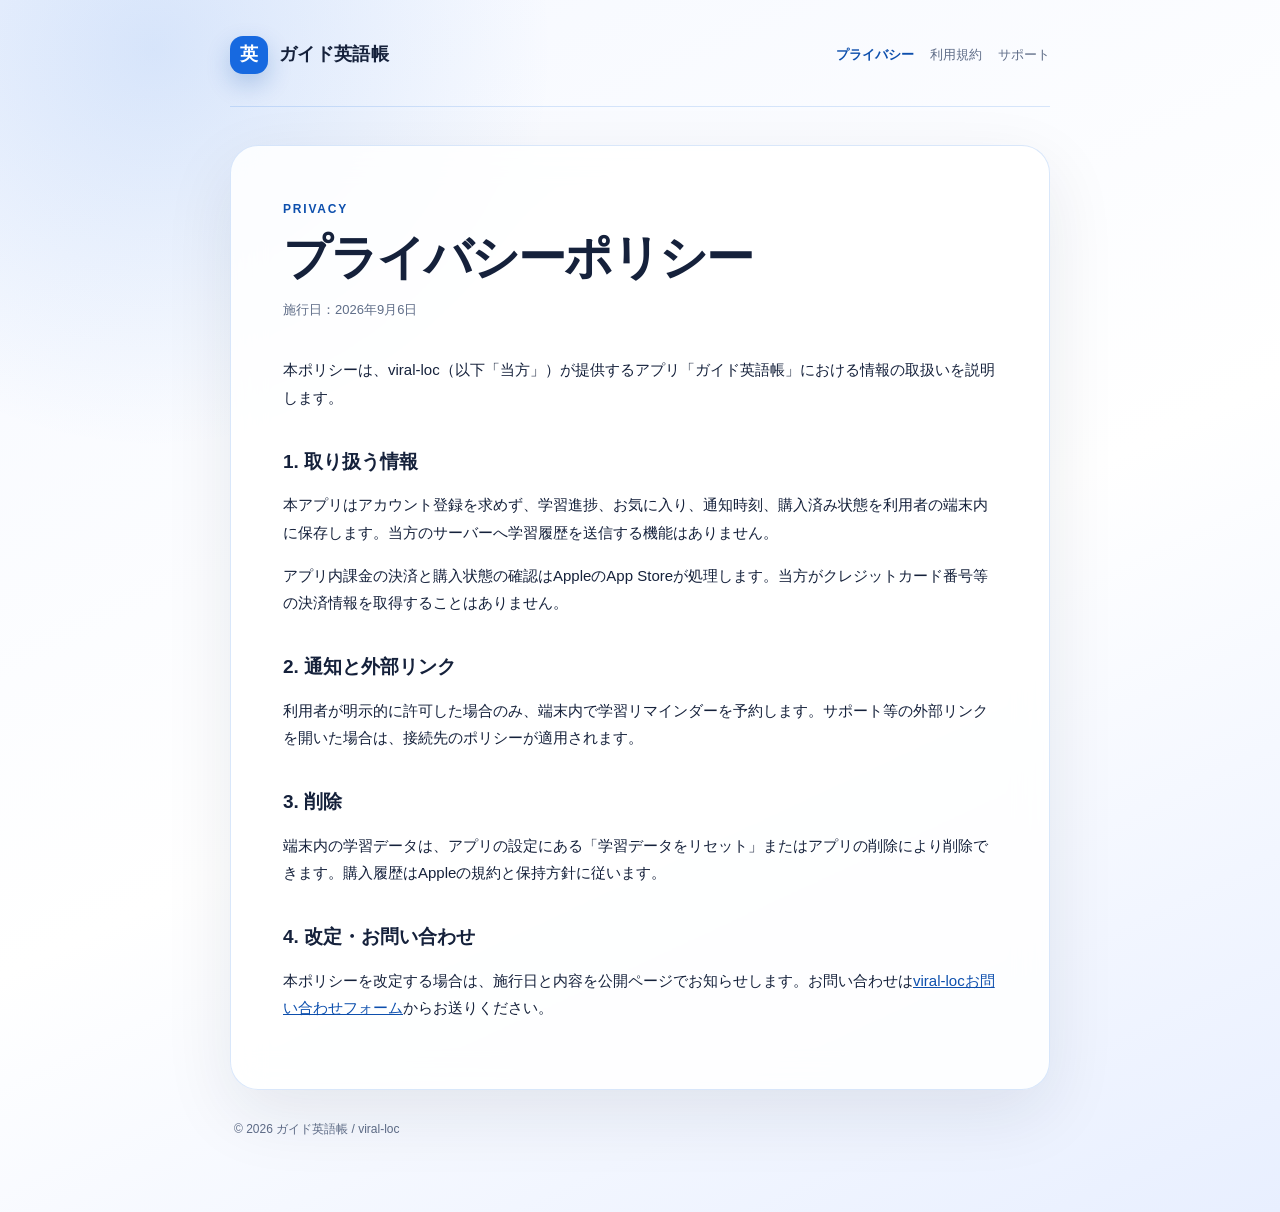
<file: guide-eigocho/privacy.html>
<!doctype html>
<html lang="ja">
  <head>
    <meta charset="utf-8" />
    <meta name="viewport" content="width=device-width, initial-scale=1" />
    <meta name="description" content="iPhoneアプリ ガイド英語帳のプライバシーポリシー" />
    <meta name="theme-color" content="#f5f8ff" />
    <title>プライバシーポリシー | ガイド英語帳</title>
    <link rel="stylesheet" href="./styles.css" />
  </head>
  <body><div class="shell">
    <header class="masthead"><a class="brand" href="./support.html"><span class="brand-mark">英</span>ガイド英語帳</a><nav aria-label="法務・サポート"><a aria-current="page" href="./privacy.html">プライバシー</a><a href="./terms.html">利用規約</a><a href="./support.html">サポート</a></nav></header>
    <main>
      <p class="eyebrow">Privacy</p><h1>プライバシーポリシー</h1><p class="updated">施行日：2026年9月6日</p>
      <p>本ポリシーは、viral-loc（以下「当方」）が提供するアプリ「ガイド英語帳」における情報の取扱いを説明します。</p>
      <h2>1. 取り扱う情報</h2><p>本アプリはアカウント登録を求めず、学習進捗、お気に入り、通知時刻、購入済み状態を利用者の端末内に保存します。当方のサーバーへ学習履歴を送信する機能はありません。</p><p>アプリ内課金の決済と購入状態の確認はAppleのApp Storeが処理します。当方がクレジットカード番号等の決済情報を取得することはありません。</p>
      <h2>2. 通知と外部リンク</h2><p>利用者が明示的に許可した場合のみ、端末内で学習リマインダーを予約します。サポート等の外部リンクを開いた場合は、接続先のポリシーが適用されます。</p>
      <h2>3. 削除</h2><p>端末内の学習データは、アプリの設定にある「学習データをリセット」またはアプリの削除により削除できます。購入履歴はAppleの規約と保持方針に従います。</p>
      <h2>4. 改定・お問い合わせ</h2><p>本ポリシーを改定する場合は、施行日と内容を公開ページでお知らせします。お問い合わせは<a href="https://forms.gle/mtPbZay1saqWd5ZF9" rel="noopener noreferrer">viral-locお問い合わせフォーム</a>からお送りください。</p>
    </main><footer>© 2026 ガイド英語帳 / viral-loc</footer>
  </div></body>
</html>
</file>
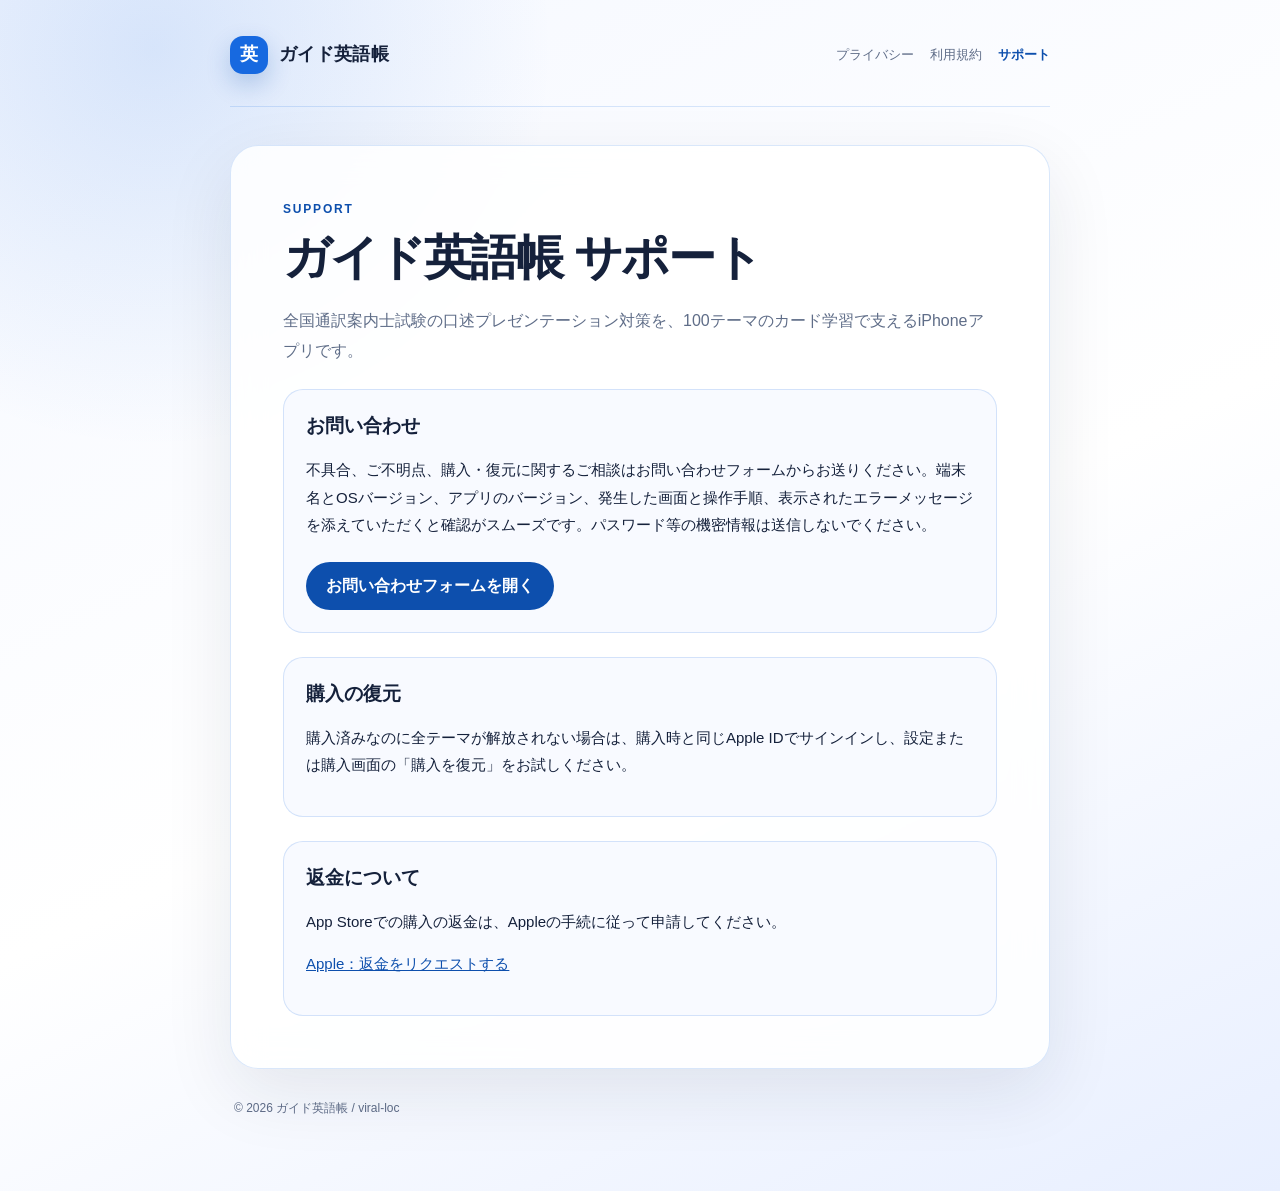
<file: guide-eigocho/support.html>
<!doctype html>
<html lang="ja">
  <head>
    <meta charset="utf-8" />
    <meta name="viewport" content="width=device-width, initial-scale=1" />
    <meta name="description" content="iPhoneアプリ ガイド英語帳のサポートページ" />
    <meta name="theme-color" content="#f5f8ff" />
    <title>サポート | ガイド英語帳</title>
    <link rel="stylesheet" href="./styles.css" />
  </head>
  <body><div class="shell">
    <header class="masthead"><a class="brand" href="./support.html"><span class="brand-mark">英</span>ガイド英語帳</a><nav aria-label="法務・サポート"><a href="./privacy.html">プライバシー</a><a href="./terms.html">利用規約</a><a aria-current="page" href="./support.html">サポート</a></nav></header>
    <main>
      <p class="eyebrow">Support</p><h1>ガイド英語帳 サポート</h1><p class="lead">全国通訳案内士試験の口述プレゼンテーション対策を、100テーマのカード学習で支えるiPhoneアプリです。</p>
      <section class="card"><h2>お問い合わせ</h2><p>不具合、ご不明点、購入・復元に関するご相談はお問い合わせフォームからお送りください。端末名とOSバージョン、アプリのバージョン、発生した画面と操作手順、表示されたエラーメッセージを添えていただくと確認がスムーズです。パスワード等の機密情報は送信しないでください。</p><a class="button" href="https://forms.gle/mtPbZay1saqWd5ZF9" rel="noopener noreferrer">お問い合わせフォームを開く</a></section>
      <section class="card"><h2>購入の復元</h2><p>購入済みなのに全テーマが解放されない場合は、購入時と同じApple IDでサインインし、設定または購入画面の「購入を復元」をお試しください。</p></section>
      <section class="card"><h2>返金について</h2><p>App Storeでの購入の返金は、Appleの手続に従って申請してください。</p><p><a href="https://support.apple.com/ja-jp/118223" rel="noopener noreferrer">Apple：返金をリクエストする</a></p></section>
    </main><footer>© 2026 ガイド英語帳 / viral-loc</footer>
  </div></body>
</html>
</file>
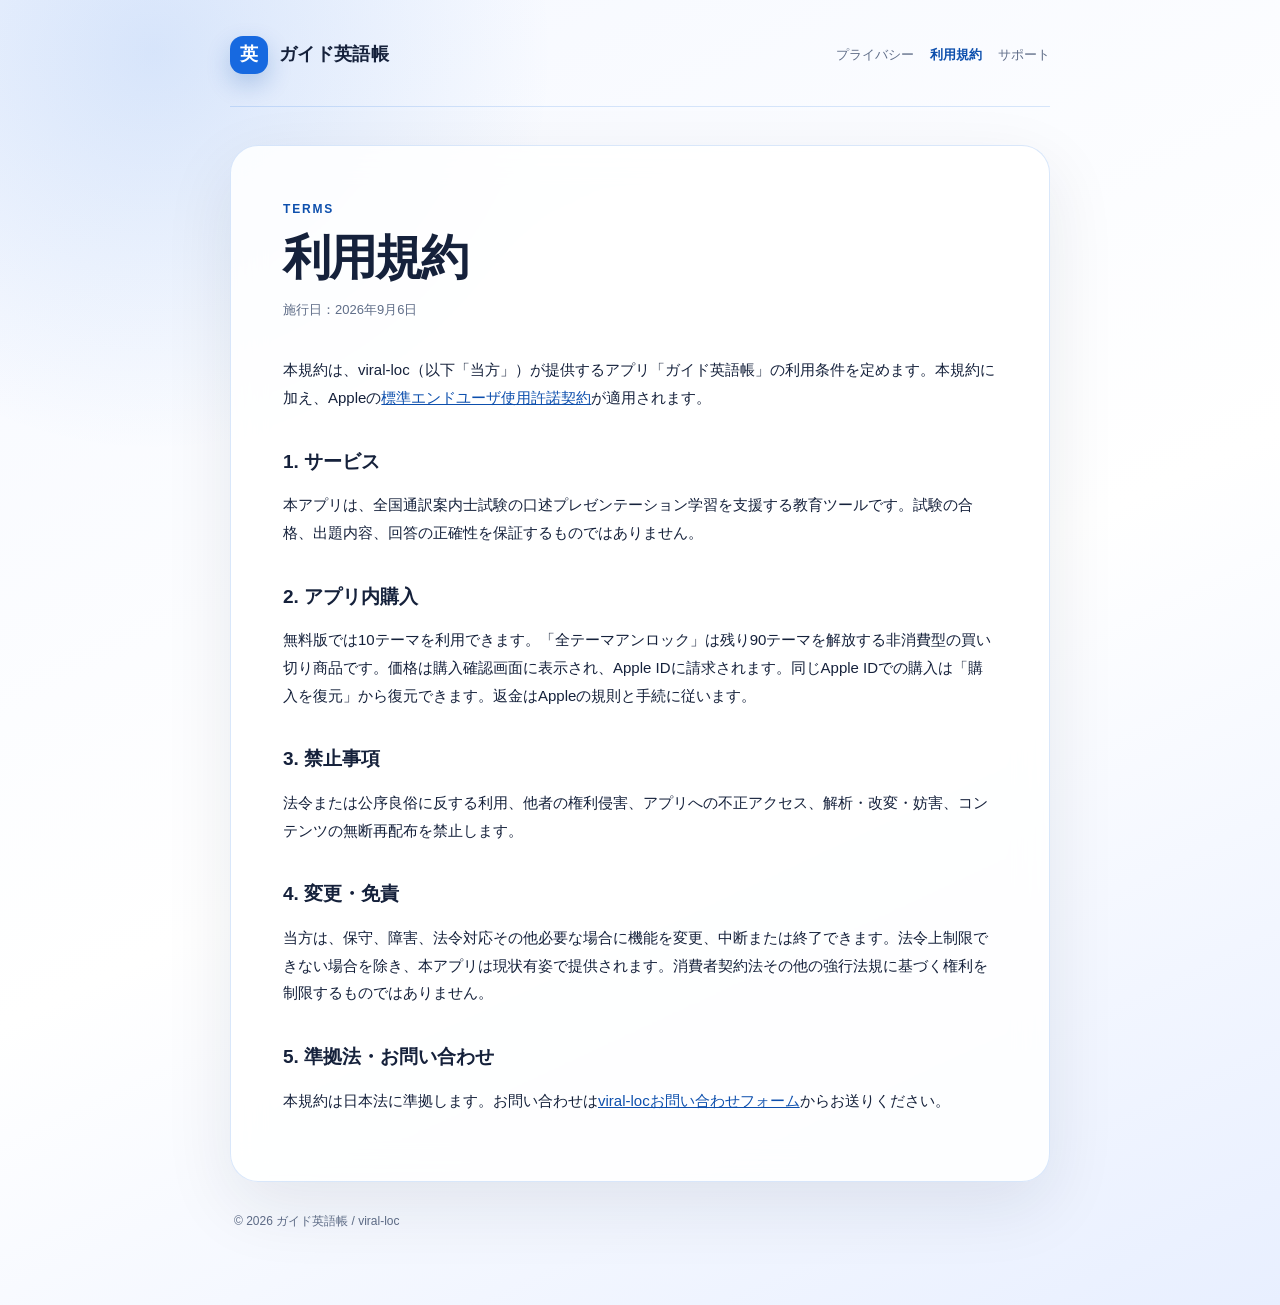
<file: guide-eigocho/terms.html>
<!doctype html>
<html lang="ja">
  <head>
    <meta charset="utf-8" />
    <meta name="viewport" content="width=device-width, initial-scale=1" />
    <meta name="description" content="iPhoneアプリ ガイド英語帳の利用規約" />
    <meta name="theme-color" content="#f5f8ff" />
    <title>利用規約 | ガイド英語帳</title>
    <link rel="stylesheet" href="./styles.css" />
  </head>
  <body><div class="shell">
    <header class="masthead"><a class="brand" href="./support.html"><span class="brand-mark">英</span>ガイド英語帳</a><nav aria-label="法務・サポート"><a href="./privacy.html">プライバシー</a><a aria-current="page" href="./terms.html">利用規約</a><a href="./support.html">サポート</a></nav></header>
    <main>
      <p class="eyebrow">Terms</p><h1>利用規約</h1><p class="updated">施行日：2026年9月6日</p>
      <p>本規約は、viral-loc（以下「当方」）が提供するアプリ「ガイド英語帳」の利用条件を定めます。本規約に加え、Appleの<a href="https://www.apple.com/legal/internet-services/itunes/dev/stdeula/" rel="noopener noreferrer">標準エンドユーザ使用許諾契約</a>が適用されます。</p>
      <h2>1. サービス</h2><p>本アプリは、全国通訳案内士試験の口述プレゼンテーション学習を支援する教育ツールです。試験の合格、出題内容、回答の正確性を保証するものではありません。</p>
      <h2>2. アプリ内購入</h2><p>無料版では10テーマを利用できます。「全テーマアンロック」は残り90テーマを解放する非消費型の買い切り商品です。価格は購入確認画面に表示され、Apple IDに請求されます。同じApple IDでの購入は「購入を復元」から復元できます。返金はAppleの規則と手続に従います。</p>
      <h2>3. 禁止事項</h2><p>法令または公序良俗に反する利用、他者の権利侵害、アプリへの不正アクセス、解析・改変・妨害、コンテンツの無断再配布を禁止します。</p>
      <h2>4. 変更・免責</h2><p>当方は、保守、障害、法令対応その他必要な場合に機能を変更、中断または終了できます。法令上制限できない場合を除き、本アプリは現状有姿で提供されます。消費者契約法その他の強行法規に基づく権利を制限するものではありません。</p>
      <h2>5. 準拠法・お問い合わせ</h2><p>本規約は日本法に準拠します。お問い合わせは<a href="https://forms.gle/mtPbZay1saqWd5ZF9" rel="noopener noreferrer">viral-locお問い合わせフォーム</a>からお送りください。</p>
    </main><footer>© 2026 ガイド英語帳 / viral-loc</footer>
  </div></body>
</html>
</file>
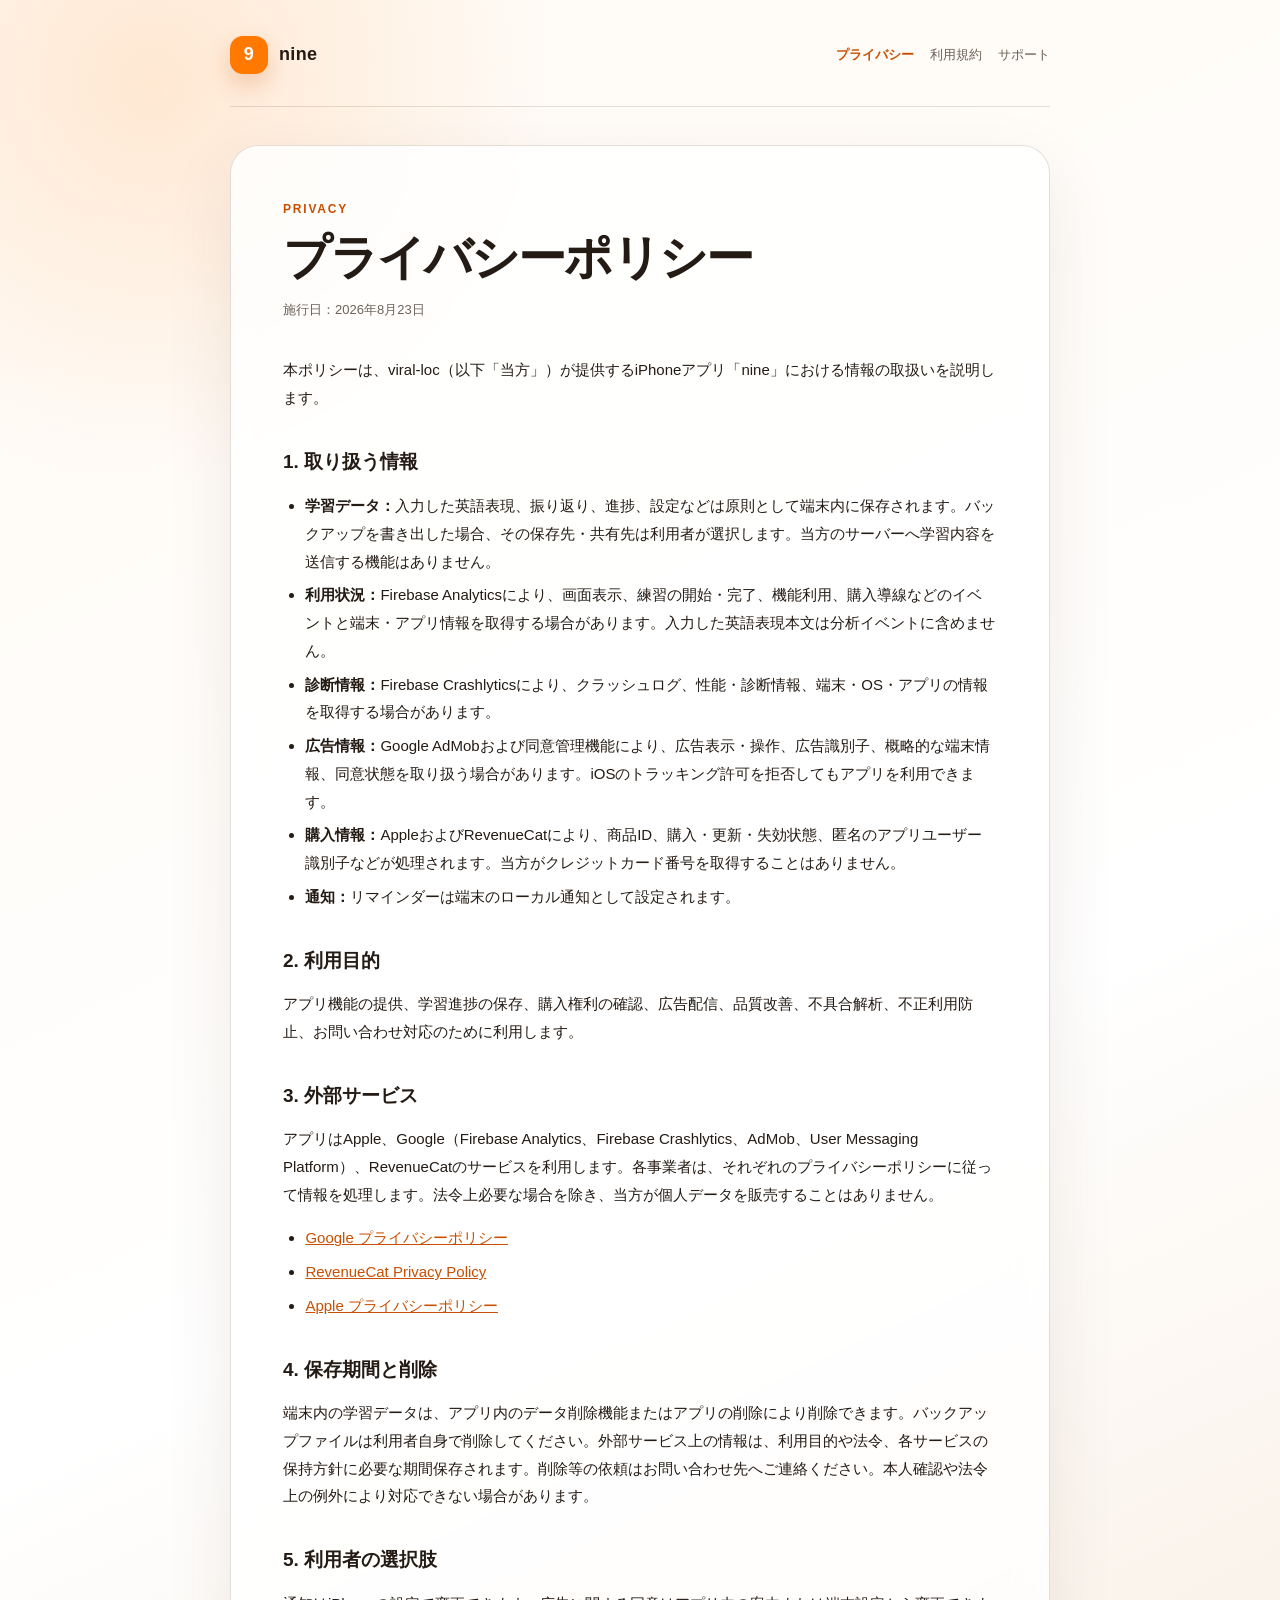
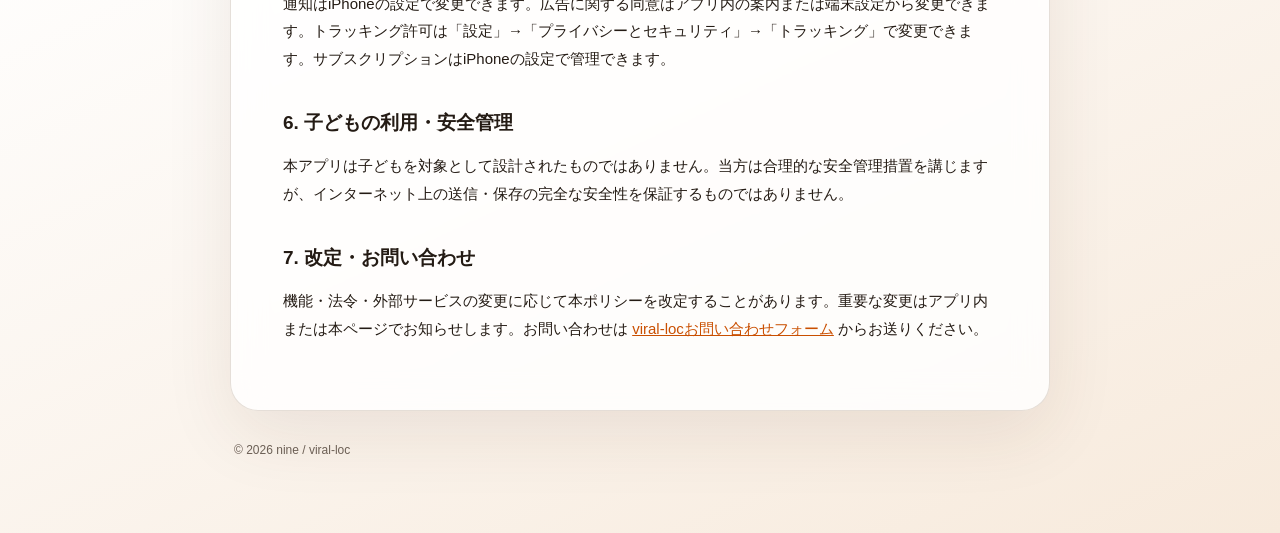
<file: nine/privacy.html>
<!doctype html>
<html lang="ja">
  <head>
    <meta charset="utf-8" />
    <meta name="viewport" content="width=device-width, initial-scale=1" />
    <meta name="description" content="iPhoneアプリ nine のプライバシーポリシー" />
    <meta name="theme-color" content="#fffaf4" />
    <title>プライバシーポリシー | nine</title>
    <link rel="stylesheet" href="./styles.css" />
  </head>
  <body>
    <div class="shell">
      <header class="masthead">
        <a class="brand" href="./support.html"><span class="brand-mark">9</span>nine</a>
        <nav aria-label="法務・サポート">
          <a aria-current="page" href="./privacy.html">プライバシー</a>
          <a href="./terms.html">利用規約</a>
          <a href="./support.html">サポート</a>
        </nav>
      </header>

      <main>
        <p class="eyebrow">Privacy</p>
        <h1>プライバシーポリシー</h1>
        <p class="updated">施行日：2026年8月23日</p>

        <p>本ポリシーは、viral-loc（以下「当方」）が提供するiPhoneアプリ「nine」における情報の取扱いを説明します。</p>

        <h2>1. 取り扱う情報</h2>
        <ul>
          <li><strong>学習データ：</strong>入力した英語表現、振り返り、進捗、設定などは原則として端末内に保存されます。バックアップを書き出した場合、その保存先・共有先は利用者が選択します。当方のサーバーへ学習内容を送信する機能はありません。</li>
          <li><strong>利用状況：</strong>Firebase Analyticsにより、画面表示、練習の開始・完了、機能利用、購入導線などのイベントと端末・アプリ情報を取得する場合があります。入力した英語表現本文は分析イベントに含めません。</li>
          <li><strong>診断情報：</strong>Firebase Crashlyticsにより、クラッシュログ、性能・診断情報、端末・OS・アプリの情報を取得する場合があります。</li>
          <li><strong>広告情報：</strong>Google AdMobおよび同意管理機能により、広告表示・操作、広告識別子、概略的な端末情報、同意状態を取り扱う場合があります。iOSのトラッキング許可を拒否してもアプリを利用できます。</li>
          <li><strong>購入情報：</strong>AppleおよびRevenueCatにより、商品ID、購入・更新・失効状態、匿名のアプリユーザー識別子などが処理されます。当方がクレジットカード番号を取得することはありません。</li>
          <li><strong>通知：</strong>リマインダーは端末のローカル通知として設定されます。</li>
        </ul>

        <h2>2. 利用目的</h2>
        <p>アプリ機能の提供、学習進捗の保存、購入権利の確認、広告配信、品質改善、不具合解析、不正利用防止、お問い合わせ対応のために利用します。</p>

        <h2>3. 外部サービス</h2>
        <p>アプリはApple、Google（Firebase Analytics、Firebase Crashlytics、AdMob、User Messaging Platform）、RevenueCatのサービスを利用します。各事業者は、それぞれのプライバシーポリシーに従って情報を処理します。法令上必要な場合を除き、当方が個人データを販売することはありません。</p>
        <ul>
          <li><a href="https://policies.google.com/privacy" rel="noopener noreferrer">Google プライバシーポリシー</a></li>
          <li><a href="https://www.revenuecat.com/privacy" rel="noopener noreferrer">RevenueCat Privacy Policy</a></li>
          <li><a href="https://www.apple.com/legal/privacy/" rel="noopener noreferrer">Apple プライバシーポリシー</a></li>
        </ul>

        <h2>4. 保存期間と削除</h2>
        <p>端末内の学習データは、アプリ内のデータ削除機能またはアプリの削除により削除できます。バックアップファイルは利用者自身で削除してください。外部サービス上の情報は、利用目的や法令、各サービスの保持方針に必要な期間保存されます。削除等の依頼はお問い合わせ先へご連絡ください。本人確認や法令上の例外により対応できない場合があります。</p>

        <h2>5. 利用者の選択肢</h2>
        <p>通知はiPhoneの設定で変更できます。広告に関する同意はアプリ内の案内または端末設定から変更できます。トラッキング許可は「設定」→「プライバシーとセキュリティ」→「トラッキング」で変更できます。サブスクリプションはiPhoneの設定で管理できます。</p>

        <h2>6. 子どもの利用・安全管理</h2>
        <p>本アプリは子どもを対象として設計されたものではありません。当方は合理的な安全管理措置を講じますが、インターネット上の送信・保存の完全な安全性を保証するものではありません。</p>

        <h2>7. 改定・お問い合わせ</h2>
        <p>機能・法令・外部サービスの変更に応じて本ポリシーを改定することがあります。重要な変更はアプリ内または本ページでお知らせします。お問い合わせは <a href="https://forms.gle/mtPbZay1saqWd5ZF9" rel="noopener noreferrer">viral-locお問い合わせフォーム</a> からお送りください。</p>
      </main>
      <footer>© 2026 nine / viral-loc</footer>
    </div>
  </body>
</html>
</file>
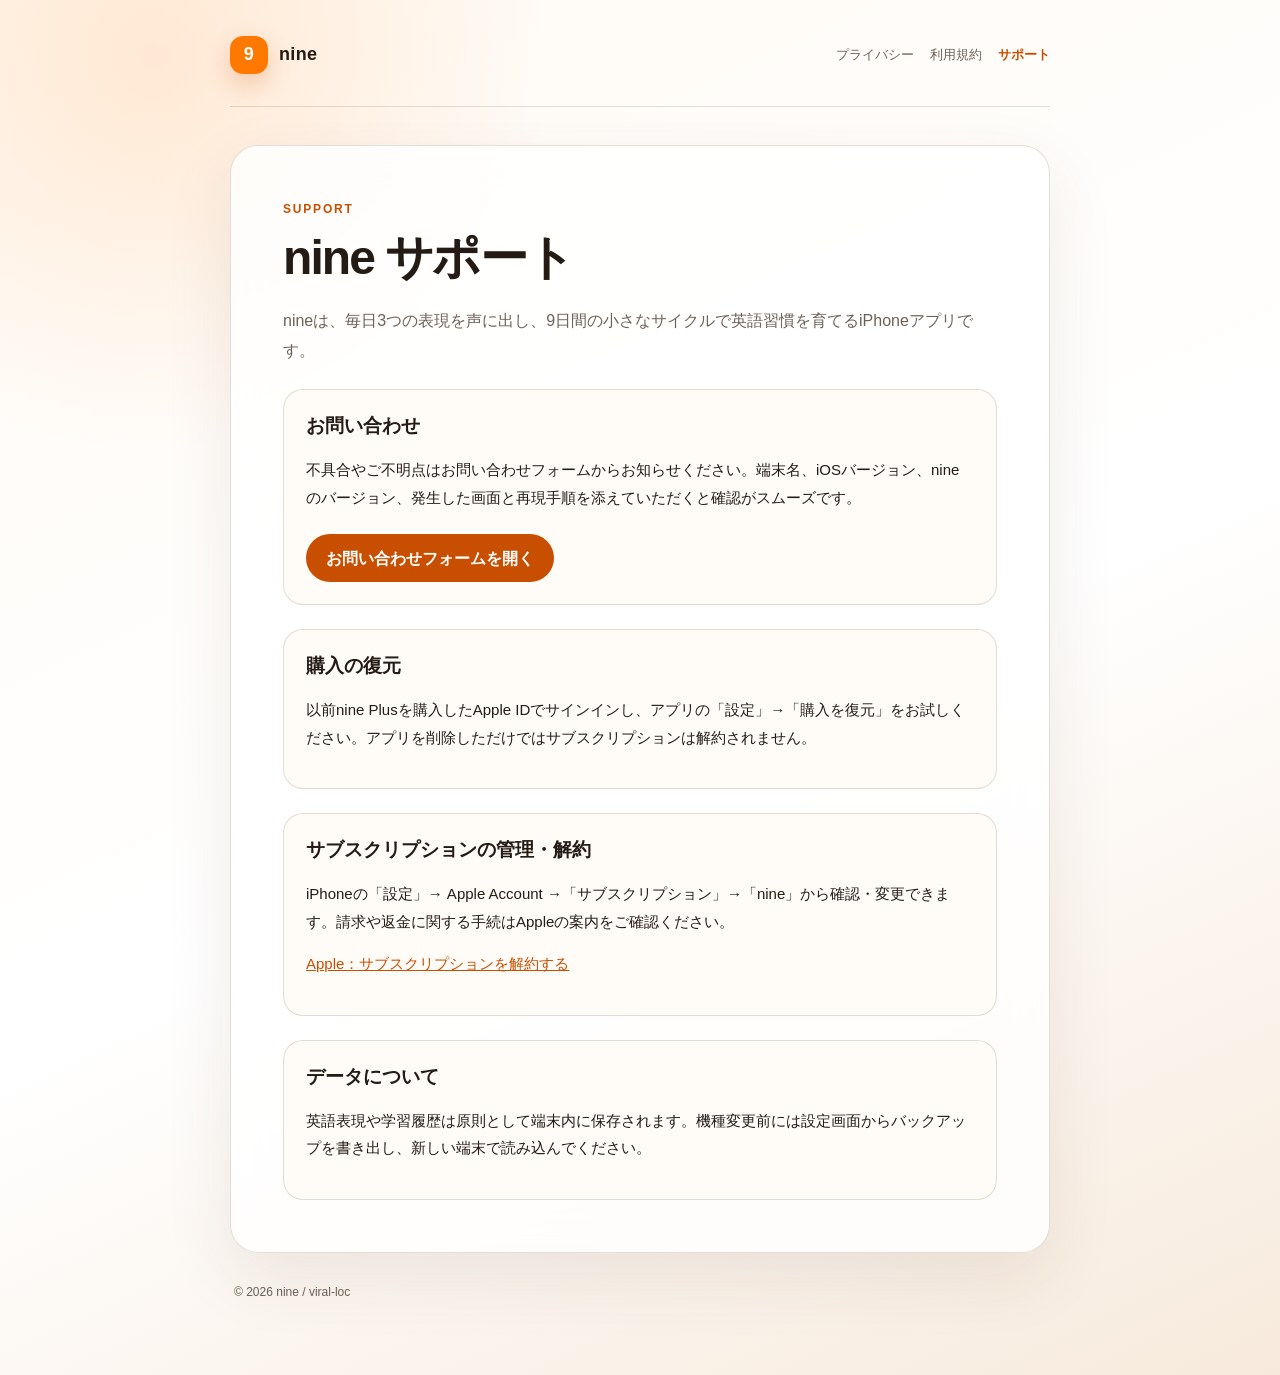
<file: nine/support.html>
<!doctype html>
<html lang="ja">
  <head>
    <meta charset="utf-8" />
    <meta name="viewport" content="width=device-width, initial-scale=1" />
    <meta name="description" content="iPhoneアプリ nine のサポートページ" />
    <meta name="theme-color" content="#fffaf4" />
    <title>サポート | nine</title>
    <link rel="stylesheet" href="./styles.css" />
  </head>
  <body>
    <div class="shell">
      <header class="masthead">
        <a class="brand" href="./support.html"><span class="brand-mark">9</span>nine</a>
        <nav aria-label="法務・サポート">
          <a href="./privacy.html">プライバシー</a>
          <a href="./terms.html">利用規約</a>
          <a aria-current="page" href="./support.html">サポート</a>
        </nav>
      </header>

      <main>
        <p class="eyebrow">Support</p>
        <h1>nine サポート</h1>
        <p class="lead">nineは、毎日3つの表現を声に出し、9日間の小さなサイクルで英語習慣を育てるiPhoneアプリです。</p>

        <section class="card">
          <h2>お問い合わせ</h2>
          <p>不具合やご不明点はお問い合わせフォームからお知らせください。端末名、iOSバージョン、nineのバージョン、発生した画面と再現手順を添えていただくと確認がスムーズです。</p>
          <a class="button" href="https://forms.gle/mtPbZay1saqWd5ZF9" rel="noopener noreferrer">お問い合わせフォームを開く</a>
        </section>

        <section class="card">
          <h2>購入の復元</h2>
          <p>以前nine Plusを購入したApple IDでサインインし、アプリの「設定」→「購入を復元」をお試しください。アプリを削除しただけではサブスクリプションは解約されません。</p>
        </section>

        <section class="card">
          <h2>サブスクリプションの管理・解約</h2>
          <p>iPhoneの「設定」→ Apple Account →「サブスクリプション」→「nine」から確認・変更できます。請求や返金に関する手続はAppleの案内をご確認ください。</p>
          <p><a href="https://support.apple.com/ja-jp/118428" rel="noopener noreferrer">Apple：サブスクリプションを解約する</a></p>
        </section>

        <section class="card">
          <h2>データについて</h2>
          <p>英語表現や学習履歴は原則として端末内に保存されます。機種変更前には設定画面からバックアップを書き出し、新しい端末で読み込んでください。</p>
        </section>
      </main>
      <footer>© 2026 nine / viral-loc</footer>
    </div>
  </body>
</html>
</file>
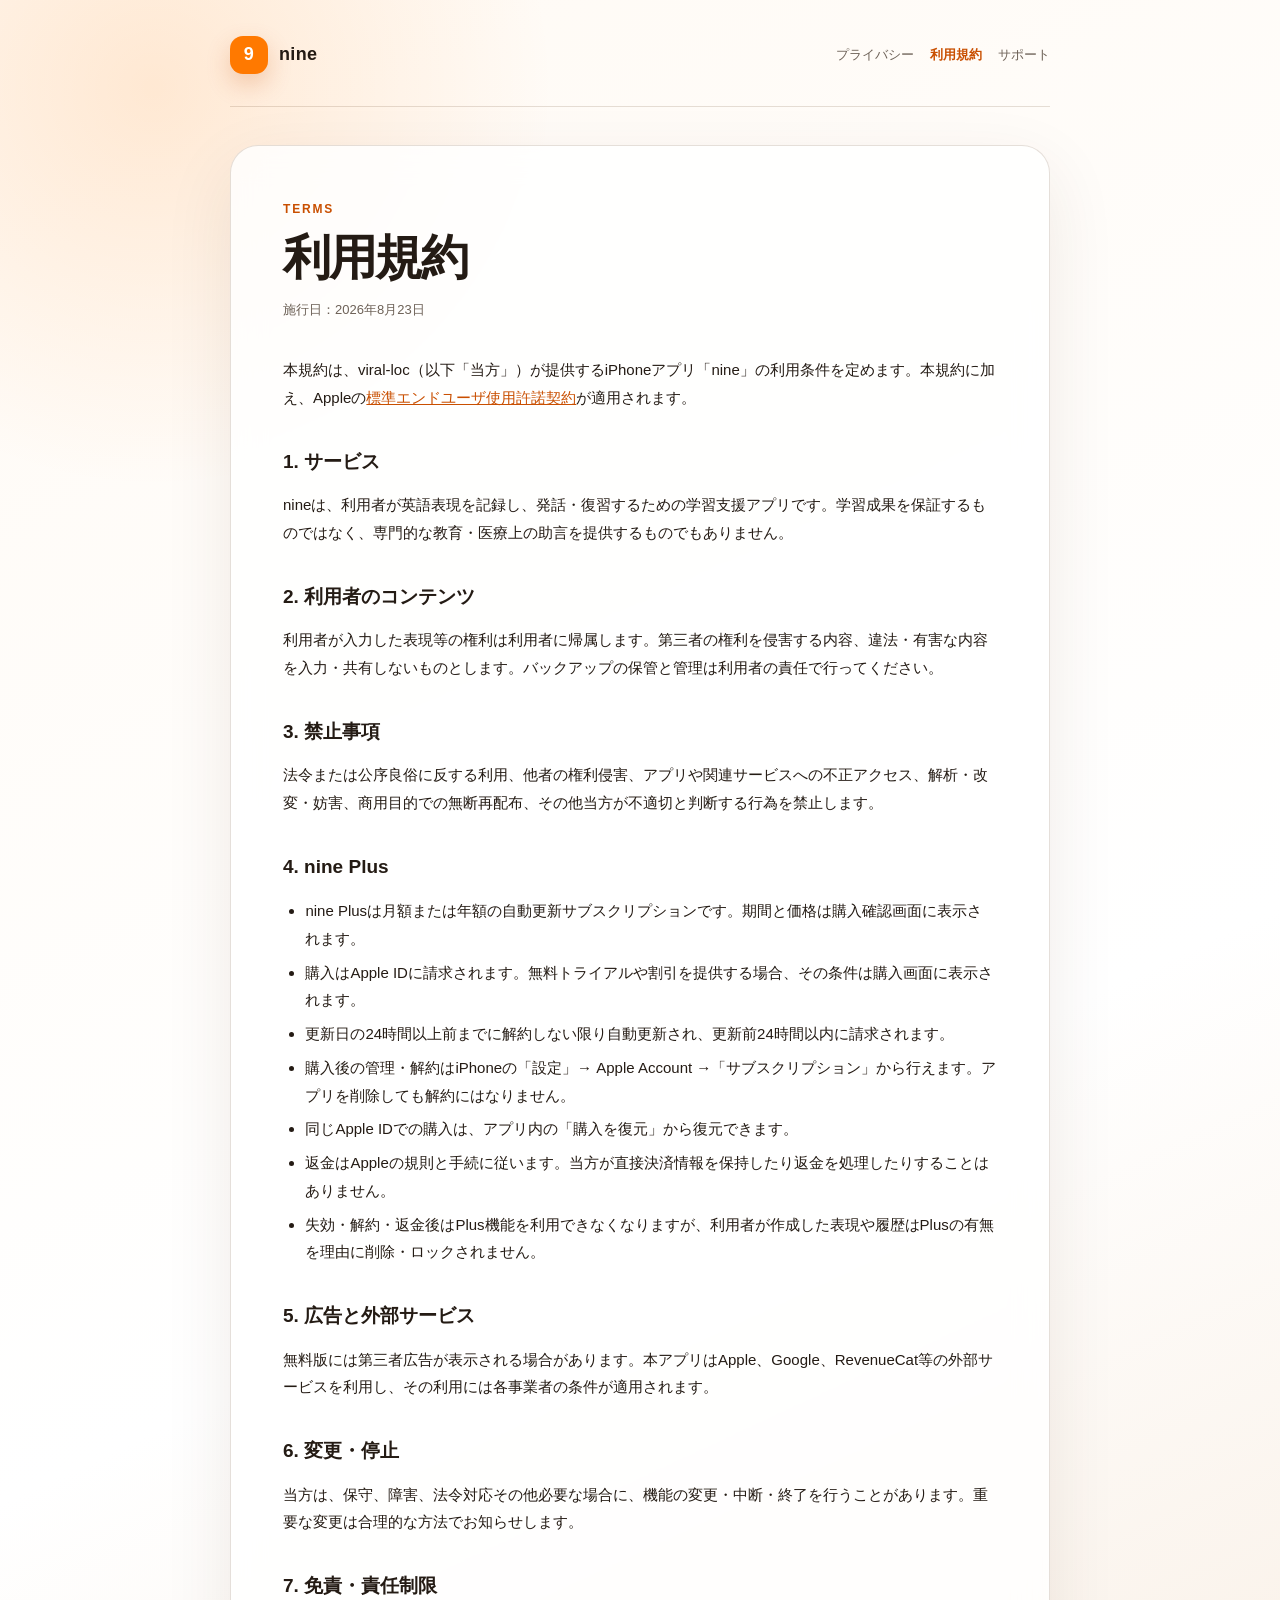
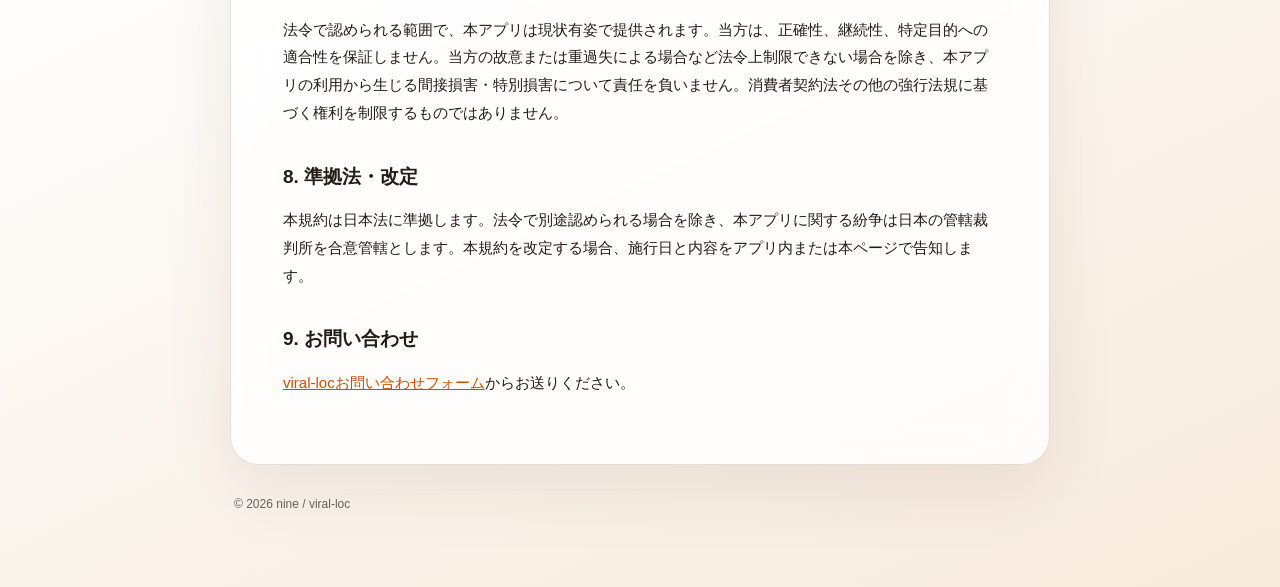
<file: nine/terms.html>
<!doctype html>
<html lang="ja">
  <head>
    <meta charset="utf-8" />
    <meta name="viewport" content="width=device-width, initial-scale=1" />
    <meta name="description" content="iPhoneアプリ nine の利用規約" />
    <meta name="theme-color" content="#fffaf4" />
    <title>利用規約 | nine</title>
    <link rel="stylesheet" href="./styles.css" />
  </head>
  <body>
    <div class="shell">
      <header class="masthead">
        <a class="brand" href="./support.html"><span class="brand-mark">9</span>nine</a>
        <nav aria-label="法務・サポート">
          <a href="./privacy.html">プライバシー</a>
          <a aria-current="page" href="./terms.html">利用規約</a>
          <a href="./support.html">サポート</a>
        </nav>
      </header>

      <main>
        <p class="eyebrow">Terms</p>
        <h1>利用規約</h1>
        <p class="updated">施行日：2026年8月23日</p>

        <p>本規約は、viral-loc（以下「当方」）が提供するiPhoneアプリ「nine」の利用条件を定めます。本規約に加え、Appleの<a href="https://www.apple.com/legal/internet-services/itunes/dev/stdeula/" rel="noopener noreferrer">標準エンドユーザ使用許諾契約</a>が適用されます。</p>

        <h2>1. サービス</h2>
        <p>nineは、利用者が英語表現を記録し、発話・復習するための学習支援アプリです。学習成果を保証するものではなく、専門的な教育・医療上の助言を提供するものでもありません。</p>

        <h2>2. 利用者のコンテンツ</h2>
        <p>利用者が入力した表現等の権利は利用者に帰属します。第三者の権利を侵害する内容、違法・有害な内容を入力・共有しないものとします。バックアップの保管と管理は利用者の責任で行ってください。</p>

        <h2>3. 禁止事項</h2>
        <p>法令または公序良俗に反する利用、他者の権利侵害、アプリや関連サービスへの不正アクセス、解析・改変・妨害、商用目的での無断再配布、その他当方が不適切と判断する行為を禁止します。</p>

        <h2>4. nine Plus</h2>
        <ul>
          <li>nine Plusは月額または年額の自動更新サブスクリプションです。期間と価格は購入確認画面に表示されます。</li>
          <li>購入はApple IDに請求されます。無料トライアルや割引を提供する場合、その条件は購入画面に表示されます。</li>
          <li>更新日の24時間以上前までに解約しない限り自動更新され、更新前24時間以内に請求されます。</li>
          <li>購入後の管理・解約はiPhoneの「設定」→ Apple Account →「サブスクリプション」から行えます。アプリを削除しても解約にはなりません。</li>
          <li>同じApple IDでの購入は、アプリ内の「購入を復元」から復元できます。</li>
          <li>返金はAppleの規則と手続に従います。当方が直接決済情報を保持したり返金を処理したりすることはありません。</li>
          <li>失効・解約・返金後はPlus機能を利用できなくなりますが、利用者が作成した表現や履歴はPlusの有無を理由に削除・ロックされません。</li>
        </ul>

        <h2>5. 広告と外部サービス</h2>
        <p>無料版には第三者広告が表示される場合があります。本アプリはApple、Google、RevenueCat等の外部サービスを利用し、その利用には各事業者の条件が適用されます。</p>

        <h2>6. 変更・停止</h2>
        <p>当方は、保守、障害、法令対応その他必要な場合に、機能の変更・中断・終了を行うことがあります。重要な変更は合理的な方法でお知らせします。</p>

        <h2>7. 免責・責任制限</h2>
        <p>法令で認められる範囲で、本アプリは現状有姿で提供されます。当方は、正確性、継続性、特定目的への適合性を保証しません。当方の故意または重過失による場合など法令上制限できない場合を除き、本アプリの利用から生じる間接損害・特別損害について責任を負いません。消費者契約法その他の強行法規に基づく権利を制限するものではありません。</p>

        <h2>8. 準拠法・改定</h2>
        <p>本規約は日本法に準拠します。法令で別途認められる場合を除き、本アプリに関する紛争は日本の管轄裁判所を合意管轄とします。本規約を改定する場合、施行日と内容をアプリ内または本ページで告知します。</p>

        <h2>9. お問い合わせ</h2>
        <p><a href="https://forms.gle/mtPbZay1saqWd5ZF9" rel="noopener noreferrer">viral-locお問い合わせフォーム</a>からお送りください。</p>
      </main>
      <footer>© 2026 nine / viral-loc</footer>
    </div>
  </body>
</html>
</file>
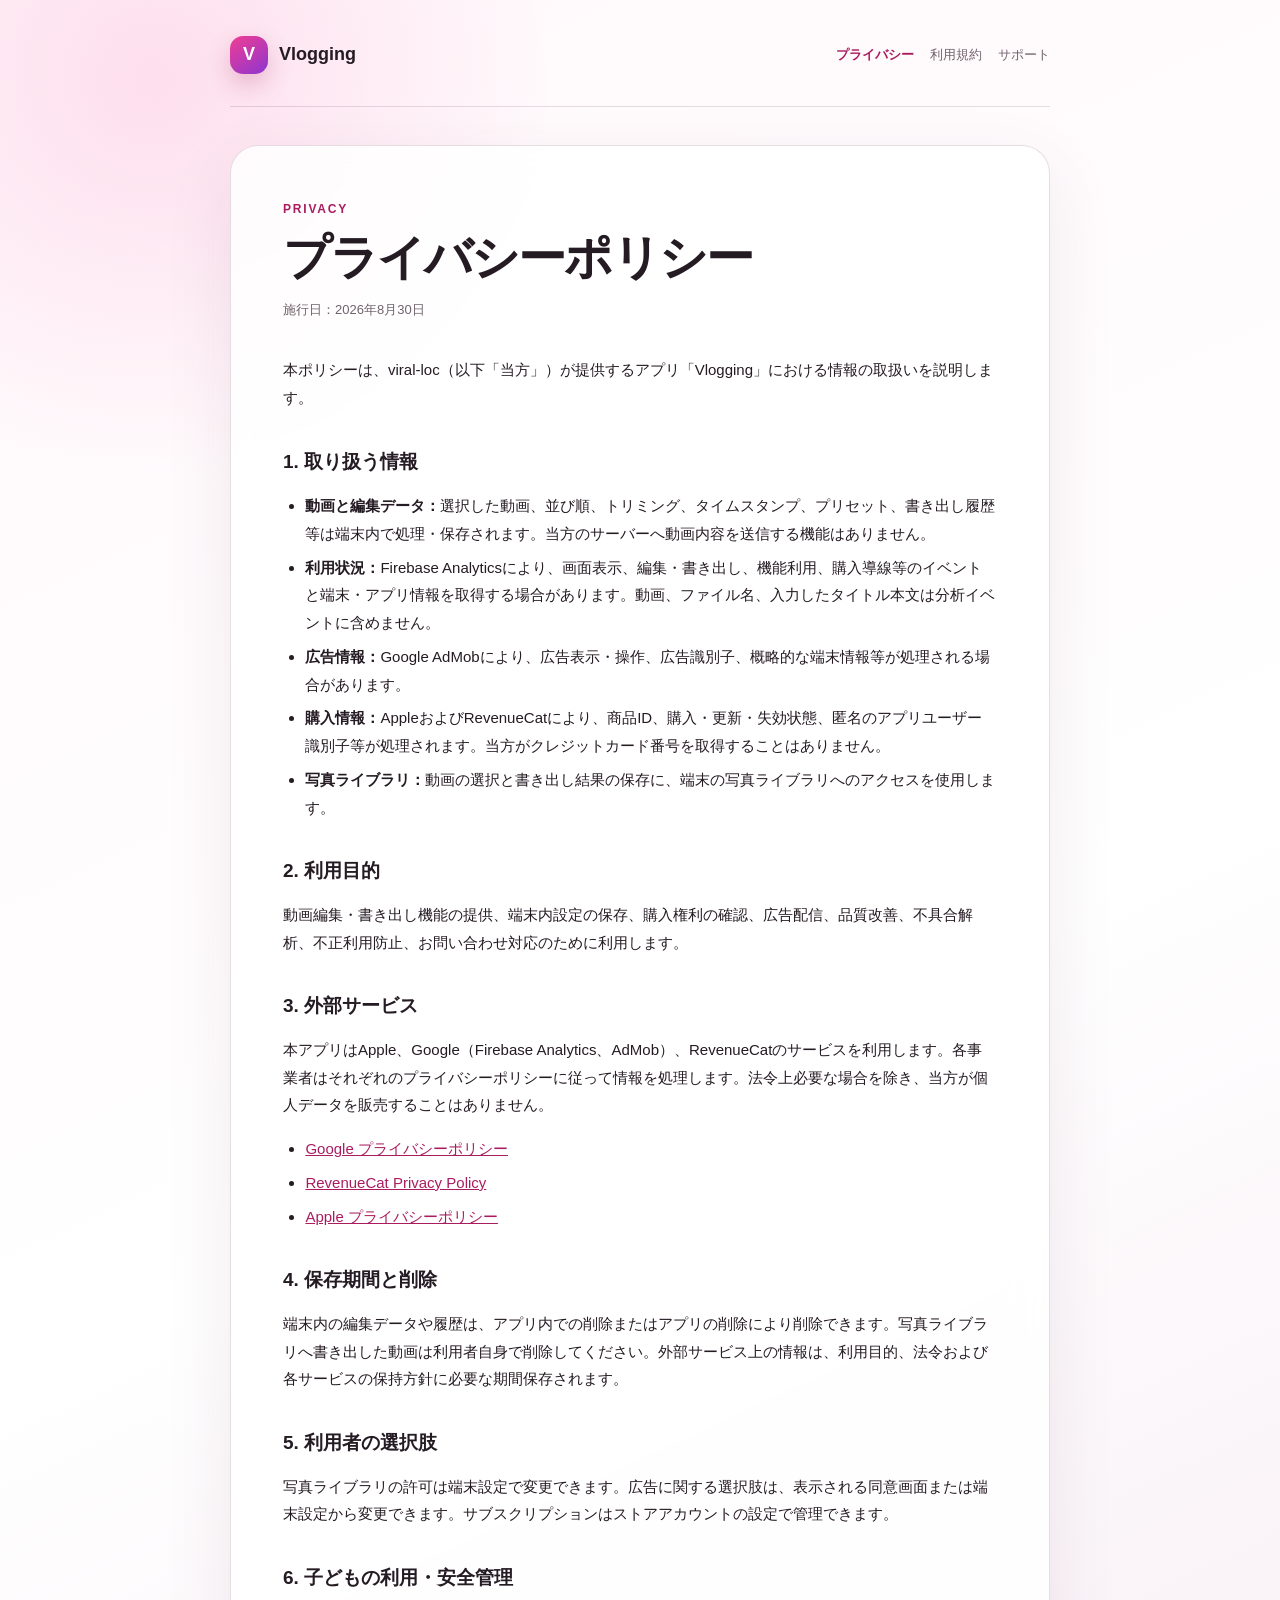
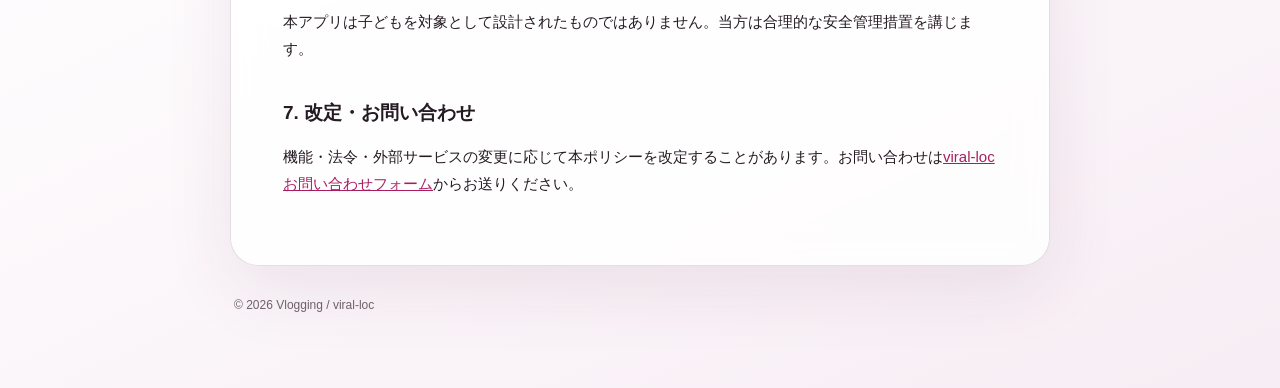
<file: vlogging/privacy.html>
<!DOCTYPE html>
<html lang="ja">
<head><meta charset="utf-8"><meta name="viewport" content="width=device-width, initial-scale=1"><meta name="description" content="Vloggingのプライバシーポリシー"><meta name="theme-color" content="#fff8fb"><title>プライバシーポリシー | Vlogging</title><link rel="stylesheet" href="./styles.css"></head>
<body><div class="shell">
<header class="masthead"><a class="brand" href="./support.html"><span class="brand-mark">V</span>Vlogging</a><nav aria-label="法務・サポート"><a aria-current="page" href="./privacy.html">プライバシー</a><a href="./terms.html">利用規約</a><a href="./support.html">サポート</a></nav></header>
<main><p class="eyebrow">Privacy</p><h1>プライバシーポリシー</h1><p class="updated">施行日：2026年8月30日</p>
<p>本ポリシーは、viral-loc（以下「当方」）が提供するアプリ「Vlogging」における情報の取扱いを説明します。</p>
<h2>1. 取り扱う情報</h2><ul>
<li><strong>動画と編集データ：</strong>選択した動画、並び順、トリミング、タイムスタンプ、プリセット、書き出し履歴等は端末内で処理・保存されます。当方のサーバーへ動画内容を送信する機能はありません。</li>
<li><strong>利用状況：</strong>Firebase Analyticsにより、画面表示、編集・書き出し、機能利用、購入導線等のイベントと端末・アプリ情報を取得する場合があります。動画、ファイル名、入力したタイトル本文は分析イベントに含めません。</li>
<li><strong>広告情報：</strong>Google AdMobにより、広告表示・操作、広告識別子、概略的な端末情報等が処理される場合があります。</li>
<li><strong>購入情報：</strong>AppleおよびRevenueCatにより、商品ID、購入・更新・失効状態、匿名のアプリユーザー識別子等が処理されます。当方がクレジットカード番号を取得することはありません。</li>
<li><strong>写真ライブラリ：</strong>動画の選択と書き出し結果の保存に、端末の写真ライブラリへのアクセスを使用します。</li></ul>
<h2>2. 利用目的</h2><p>動画編集・書き出し機能の提供、端末内設定の保存、購入権利の確認、広告配信、品質改善、不具合解析、不正利用防止、お問い合わせ対応のために利用します。</p>
<h2>3. 外部サービス</h2><p>本アプリはApple、Google（Firebase Analytics、AdMob）、RevenueCatのサービスを利用します。各事業者はそれぞれのプライバシーポリシーに従って情報を処理します。法令上必要な場合を除き、当方が個人データを販売することはありません。</p><ul><li><a href="https://policies.google.com/privacy" rel="noopener noreferrer">Google プライバシーポリシー</a></li><li><a href="https://www.revenuecat.com/privacy" rel="noopener noreferrer">RevenueCat Privacy Policy</a></li><li><a href="https://www.apple.com/legal/privacy/" rel="noopener noreferrer">Apple プライバシーポリシー</a></li></ul>
<h2>4. 保存期間と削除</h2><p>端末内の編集データや履歴は、アプリ内での削除またはアプリの削除により削除できます。写真ライブラリへ書き出した動画は利用者自身で削除してください。外部サービス上の情報は、利用目的、法令および各サービスの保持方針に必要な期間保存されます。</p>
<h2>5. 利用者の選択肢</h2><p>写真ライブラリの許可は端末設定で変更できます。広告に関する選択肢は、表示される同意画面または端末設定から変更できます。サブスクリプションはストアアカウントの設定で管理できます。</p>
<h2>6. 子どもの利用・安全管理</h2><p>本アプリは子どもを対象として設計されたものではありません。当方は合理的な安全管理措置を講じます。</p>
<h2>7. 改定・お問い合わせ</h2><p>機能・法令・外部サービスの変更に応じて本ポリシーを改定することがあります。お問い合わせは<a href="https://forms.gle/mtPbZay1saqWd5ZF9" rel="noopener noreferrer">viral-locお問い合わせフォーム</a>からお送りください。</p></main><footer>© 2026 Vlogging / viral-loc</footer></div></body></html>
</file>
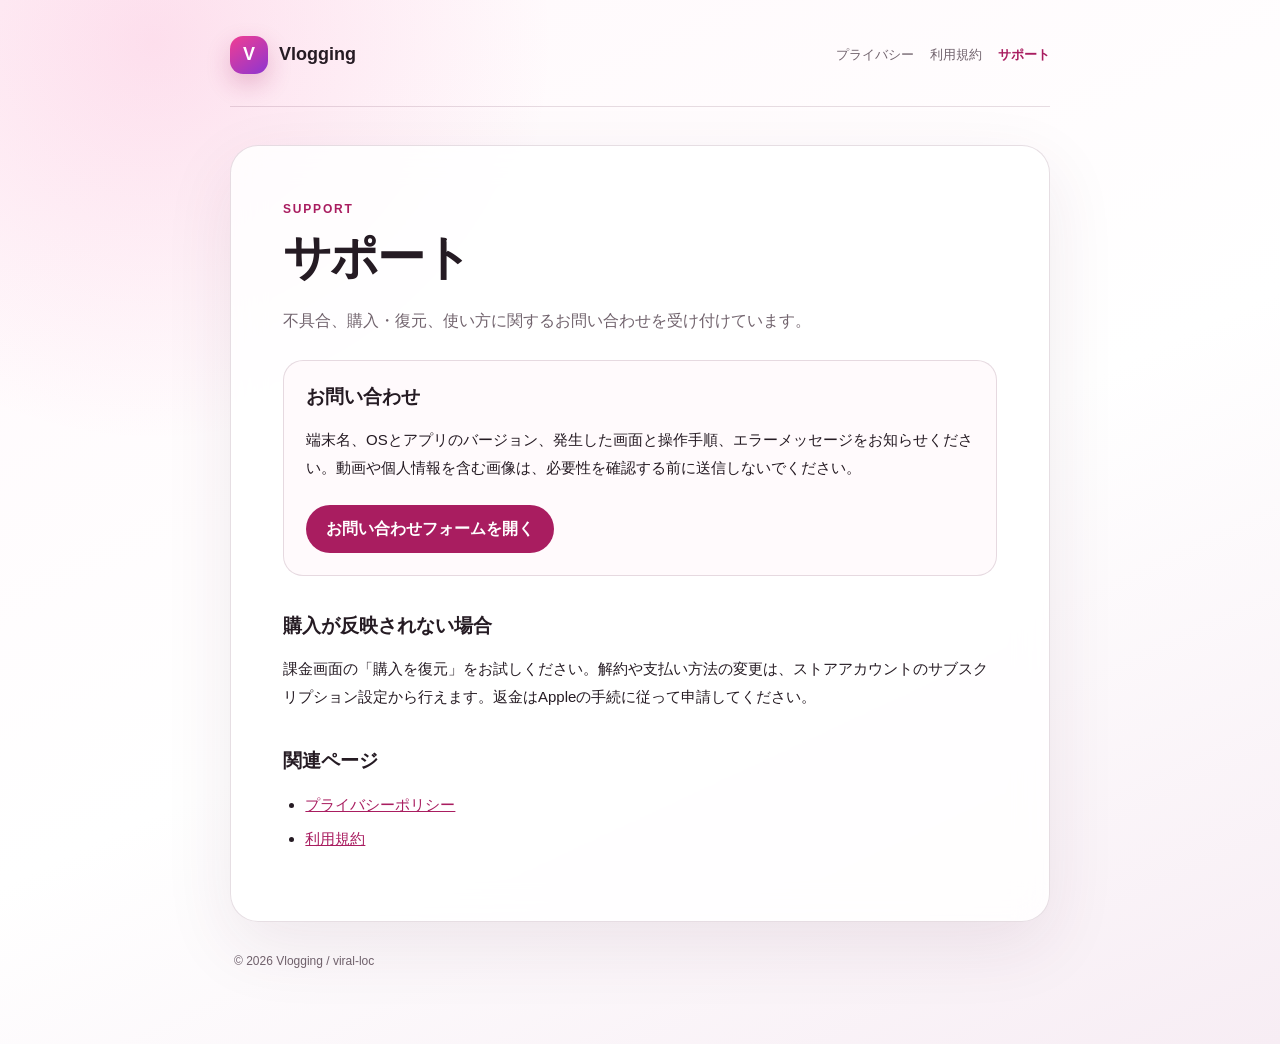
<file: vlogging/support.html>
<!DOCTYPE html>
<html lang="ja"><head><meta charset="utf-8"><meta name="viewport" content="width=device-width, initial-scale=1"><meta name="description" content="Vloggingのサポート"><meta name="theme-color" content="#fff8fb"><title>サポート | Vlogging</title><link rel="stylesheet" href="./styles.css"></head>
<body><div class="shell"><header class="masthead"><a class="brand" href="./support.html"><span class="brand-mark">V</span>Vlogging</a><nav aria-label="法務・サポート"><a href="./privacy.html">プライバシー</a><a href="./terms.html">利用規約</a><a aria-current="page" href="./support.html">サポート</a></nav></header>
<main><p class="eyebrow">Support</p><h1>サポート</h1><p class="lead">不具合、購入・復元、使い方に関するお問い合わせを受け付けています。</p><div class="card"><h2>お問い合わせ</h2><p>端末名、OSとアプリのバージョン、発生した画面と操作手順、エラーメッセージをお知らせください。動画や個人情報を含む画像は、必要性を確認する前に送信しないでください。</p><a class="button" href="https://forms.gle/mtPbZay1saqWd5ZF9" rel="noopener noreferrer">お問い合わせフォームを開く</a></div>
<h2>購入が反映されない場合</h2><p>課金画面の「購入を復元」をお試しください。解約や支払い方法の変更は、ストアアカウントのサブスクリプション設定から行えます。返金はAppleの手続に従って申請してください。</p>
<h2>関連ページ</h2><ul><li><a href="./privacy.html">プライバシーポリシー</a></li><li><a href="./terms.html">利用規約</a></li></ul></main><footer>© 2026 Vlogging / viral-loc</footer></div></body></html>
</file>
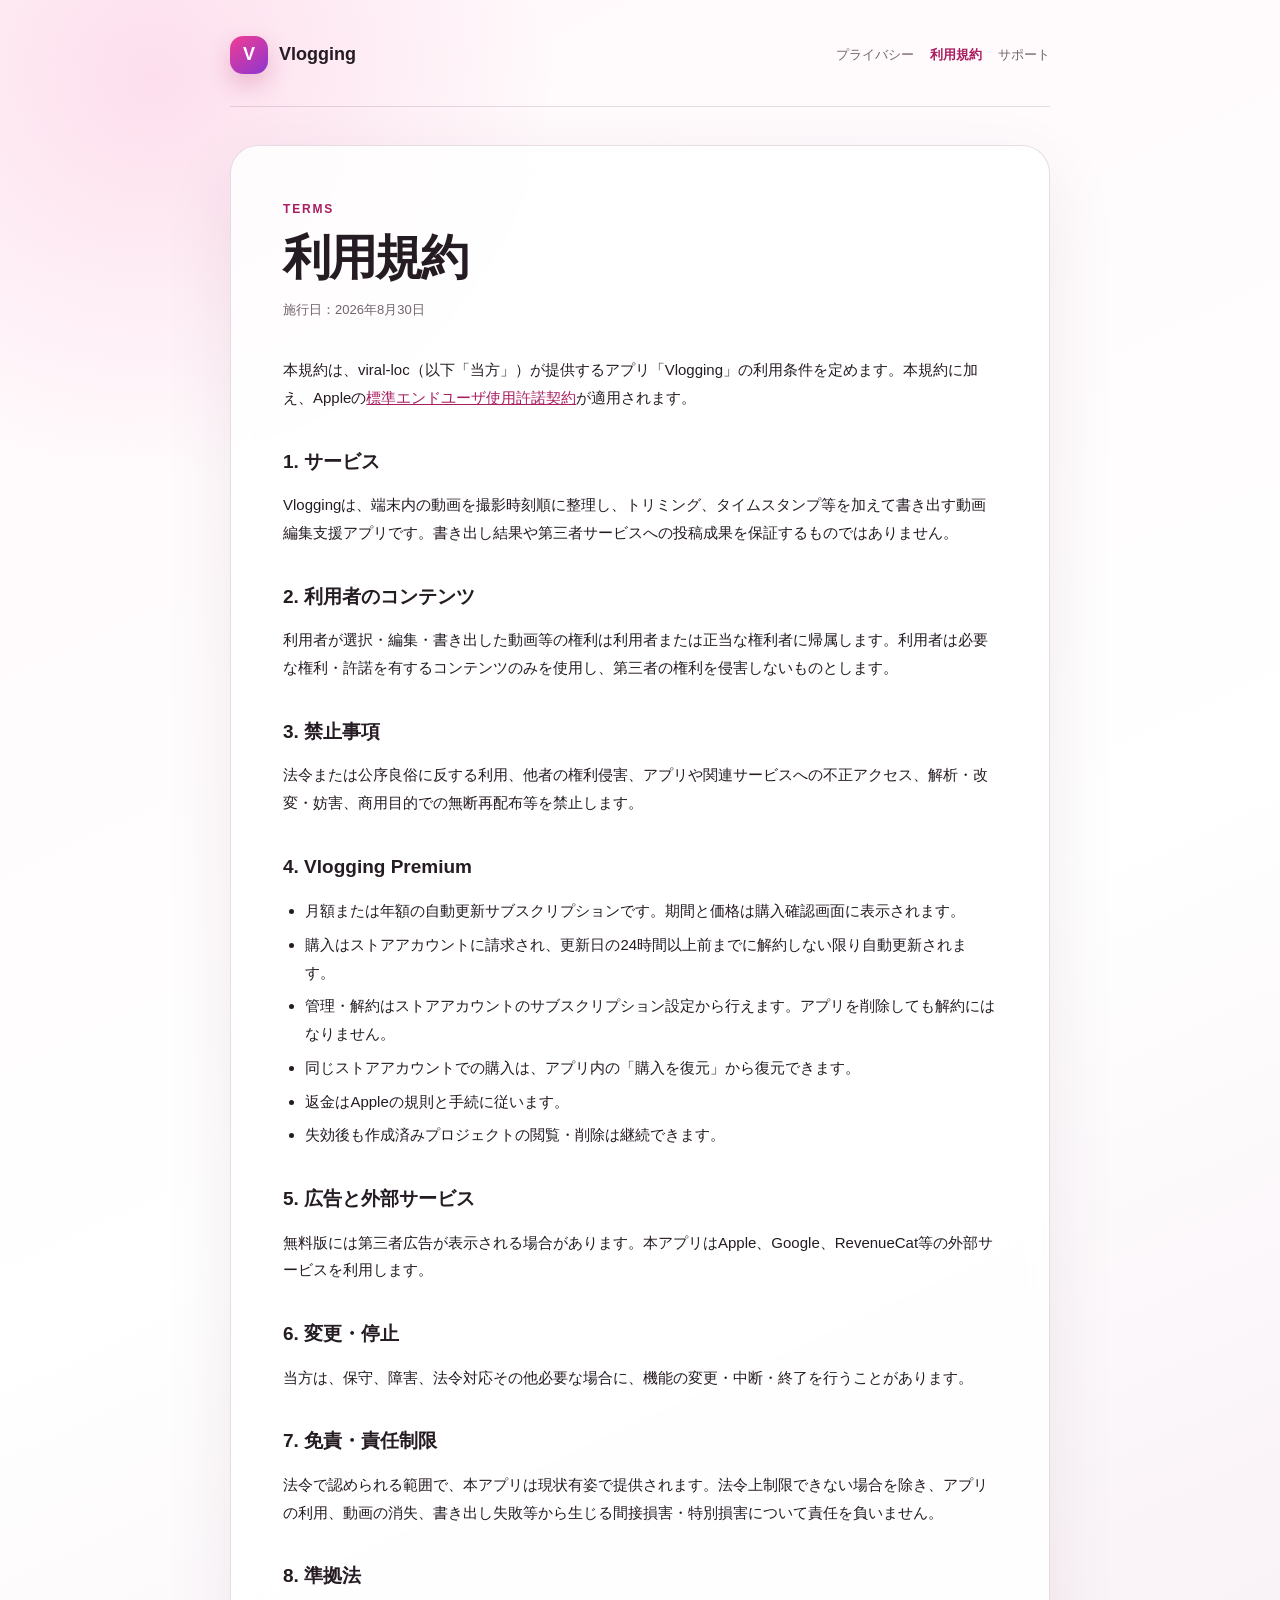
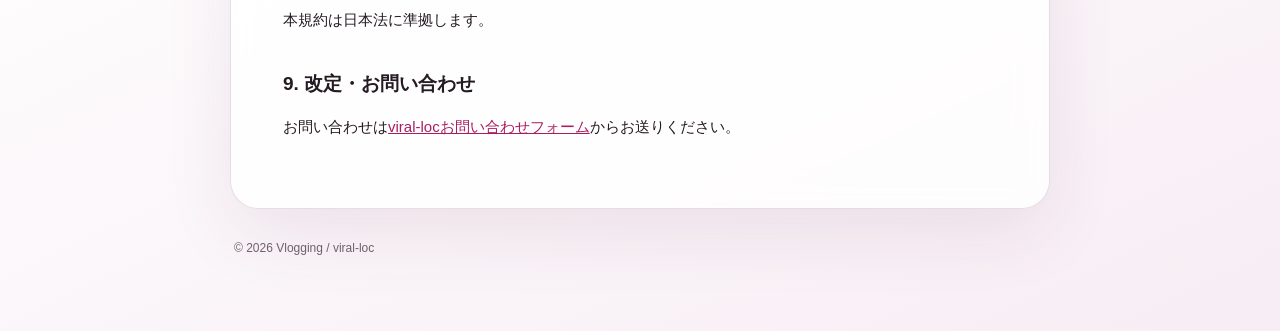
<file: vlogging/terms.html>
<!DOCTYPE html>
<html lang="ja"><head><meta charset="utf-8"><meta name="viewport" content="width=device-width, initial-scale=1"><meta name="description" content="Vloggingの利用規約"><meta name="theme-color" content="#fff8fb"><title>利用規約 | Vlogging</title><link rel="stylesheet" href="./styles.css"></head>
<body><div class="shell"><header class="masthead"><a class="brand" href="./support.html"><span class="brand-mark">V</span>Vlogging</a><nav aria-label="法務・サポート"><a href="./privacy.html">プライバシー</a><a aria-current="page" href="./terms.html">利用規約</a><a href="./support.html">サポート</a></nav></header>
<main><p class="eyebrow">Terms</p><h1>利用規約</h1><p class="updated">施行日：2026年8月30日</p><p>本規約は、viral-loc（以下「当方」）が提供するアプリ「Vlogging」の利用条件を定めます。本規約に加え、Appleの<a href="https://www.apple.com/legal/internet-services/itunes/dev/stdeula/" rel="noopener noreferrer">標準エンドユーザ使用許諾契約</a>が適用されます。</p>
<h2>1. サービス</h2><p>Vloggingは、端末内の動画を撮影時刻順に整理し、トリミング、タイムスタンプ等を加えて書き出す動画編集支援アプリです。書き出し結果や第三者サービスへの投稿成果を保証するものではありません。</p>
<h2>2. 利用者のコンテンツ</h2><p>利用者が選択・編集・書き出した動画等の権利は利用者または正当な権利者に帰属します。利用者は必要な権利・許諾を有するコンテンツのみを使用し、第三者の権利を侵害しないものとします。</p>
<h2>3. 禁止事項</h2><p>法令または公序良俗に反する利用、他者の権利侵害、アプリや関連サービスへの不正アクセス、解析・改変・妨害、商用目的での無断再配布等を禁止します。</p>
<h2>4. Vlogging Premium</h2><ul><li>月額または年額の自動更新サブスクリプションです。期間と価格は購入確認画面に表示されます。</li><li>購入はストアアカウントに請求され、更新日の24時間以上前までに解約しない限り自動更新されます。</li><li>管理・解約はストアアカウントのサブスクリプション設定から行えます。アプリを削除しても解約にはなりません。</li><li>同じストアアカウントでの購入は、アプリ内の「購入を復元」から復元できます。</li><li>返金はAppleの規則と手続に従います。</li><li>失効後も作成済みプロジェクトの閲覧・削除は継続できます。</li></ul>
<h2>5. 広告と外部サービス</h2><p>無料版には第三者広告が表示される場合があります。本アプリはApple、Google、RevenueCat等の外部サービスを利用します。</p>
<h2>6. 変更・停止</h2><p>当方は、保守、障害、法令対応その他必要な場合に、機能の変更・中断・終了を行うことがあります。</p>
<h2>7. 免責・責任制限</h2><p>法令で認められる範囲で、本アプリは現状有姿で提供されます。法令上制限できない場合を除き、アプリの利用、動画の消失、書き出し失敗等から生じる間接損害・特別損害について責任を負いません。</p>
<h2>8. 準拠法</h2><p>本規約は日本法に準拠します。</p>
<h2>9. 改定・お問い合わせ</h2><p>お問い合わせは<a href="https://forms.gle/mtPbZay1saqWd5ZF9" rel="noopener noreferrer">viral-locお問い合わせフォーム</a>からお送りください。</p></main><footer>© 2026 Vlogging / viral-loc</footer></div></body></html>
</file>
<file: guide-eigocho/styles.css>
:root {
  --paper: #f5f8ff;
  --paper-deep: #e8efff;
  --ink: #15213b;
  --muted: #5f6d88;
  --accent: #1769e0;
  --accent-deep: #0d4fad;
  --line: rgba(23, 105, 224, 0.16);
  --card: rgba(255, 255, 255, 0.86);
}

* { box-sizing: border-box; }
html { color-scheme: light; }
body {
  margin: 0;
  min-height: 100vh;
  color: var(--ink);
  background:
    radial-gradient(circle at 12% 4%, rgba(23, 105, 224, 0.14), transparent 25rem),
    linear-gradient(155deg, var(--paper), #fff 54%, var(--paper-deep));
  font-family: "Hiragino Sans", "Yu Gothic", "Noto Sans JP", sans-serif;
  line-height: 1.85;
  overflow-x: hidden;
}
a { color: var(--accent-deep); }
a:hover { text-decoration-thickness: 2px; }
a:focus-visible { outline: 3px solid rgba(23, 105, 224, 0.35); outline-offset: 4px; }
.shell { width: min(820px, calc(100% - 32px)); margin: 0 auto; padding: 28px 0 72px; }
.masthead { display: flex; align-items: center; justify-content: space-between; gap: 24px; padding: 8px 0 32px; border-bottom: 1px solid var(--line); }
.brand { display: inline-flex; align-items: center; gap: 11px; color: var(--ink); font-size: 18px; font-weight: 800; letter-spacing: .02em; text-decoration: none; }
.brand-mark { display: grid; width: 38px; height: 38px; place-items: center; border-radius: 13px; color: #fff; background: var(--accent); box-shadow: 0 10px 24px rgba(13, 79, 173, .24); }
nav { display: flex; flex-wrap: wrap; gap: 16px; font-size: 13px; }
nav a { color: var(--muted); text-decoration: none; }
nav a[aria-current="page"] { color: var(--accent-deep); font-weight: 700; }
main { min-width: 0; margin-top: 38px; padding: clamp(24px, 5vw, 52px); border: 1px solid var(--line); border-radius: 28px; background: var(--card); box-shadow: 0 24px 70px rgba(21, 33, 59, .09); backdrop-filter: blur(16px); }
.eyebrow { margin: 0 0 8px; color: var(--accent-deep); font-size: 12px; font-weight: 800; letter-spacing: .15em; text-transform: uppercase; }
h1 { margin: 0; font-size: clamp(30px, 6vw, 48px); line-height: 1.25; letter-spacing: -.04em; }
.updated { margin: 10px 0 34px; color: var(--muted); font-size: 13px; }
h2 { margin: 36px 0 10px; font-size: 19px; line-height: 1.5; }
p, li { overflow-wrap: anywhere; font-size: 15px; }
ul { padding-left: 1.4em; }
li + li { margin-top: 6px; }
.lead { margin: 18px 0 0; color: var(--muted); font-size: 16px; }
.card { margin-top: 24px; padding: 22px; border: 1px solid var(--line); border-radius: 20px; background: rgba(245, 248, 255, .72); }
.card h2 { margin-top: 0; }
.button { display: inline-flex; min-height: 48px; align-items: center; justify-content: center; margin-top: 8px; padding: 0 20px; border-radius: 999px; color: #fff; background: var(--accent-deep); font-weight: 700; text-decoration: none; }
footer { padding: 28px 4px 0; color: var(--muted); font-size: 12px; }
@media (max-width: 620px) { .masthead { align-items: flex-start; flex-direction: column; } main { margin-top: 24px; border-radius: 22px; } }
@media (prefers-reduced-motion: no-preference) { main { animation: arrive 420ms ease-out both; } @keyframes arrive { from { opacity: 0; transform: translateY(8px); } to { opacity: 1; transform: translateY(0); } } }
</file>
<file: nine/styles.css>
:root {
  --paper: #fffaf4;
  --paper-deep: #f7eadc;
  --ink: #241b14;
  --muted: #6d6157;
  --accent: #ff7900;
  --accent-deep: #c94f00;
  --line: rgba(94, 56, 25, 0.16);
  --card: rgba(255, 255, 255, 0.82);
}

* { box-sizing: border-box; }

html { color-scheme: light; }

body {
  margin: 0;
  min-height: 100vh;
  color: var(--ink);
  background:
    radial-gradient(circle at 12% 4%, rgba(255, 121, 0, 0.14), transparent 25rem),
    linear-gradient(155deg, var(--paper), #fff 54%, var(--paper-deep));
  font-family: "Hiragino Sans", "Yu Gothic", "Noto Sans JP", sans-serif;
  line-height: 1.85;
  overflow-x: hidden;
}

a { color: var(--accent-deep); }
a:hover { text-decoration-thickness: 2px; }
a:focus-visible { outline: 3px solid rgba(255, 121, 0, 0.38); outline-offset: 4px; }

.shell {
  width: min(820px, calc(100% - 32px));
  margin: 0 auto;
  padding: 28px 0 72px;
}

.masthead {
  display: flex;
  align-items: center;
  justify-content: space-between;
  gap: 24px;
  padding: 8px 0 32px;
  border-bottom: 1px solid var(--line);
}

.brand {
  display: inline-flex;
  align-items: center;
  gap: 11px;
  color: var(--ink);
  font-size: 18px;
  font-weight: 800;
  letter-spacing: 0.02em;
  text-decoration: none;
}

.brand-mark {
  display: grid;
  width: 38px;
  height: 38px;
  place-items: center;
  border-radius: 13px;
  color: #fff;
  background: var(--accent);
  box-shadow: 0 10px 24px rgba(201, 79, 0, 0.24);
}

nav { display: flex; flex-wrap: wrap; gap: 16px; font-size: 13px; }
nav a { color: var(--muted); text-decoration: none; }
nav a[aria-current="page"] { color: var(--accent-deep); font-weight: 700; }

main {
  min-width: 0;
  margin-top: 38px;
  padding: clamp(24px, 5vw, 52px);
  border: 1px solid var(--line);
  border-radius: 28px;
  background: var(--card);
  box-shadow: 0 24px 70px rgba(77, 45, 19, 0.09);
  backdrop-filter: blur(16px);
}

.eyebrow {
  margin: 0 0 8px;
  color: var(--accent-deep);
  font-size: 12px;
  font-weight: 800;
  letter-spacing: 0.15em;
  text-transform: uppercase;
}

h1 { margin: 0; font-size: clamp(30px, 6vw, 48px); line-height: 1.25; letter-spacing: -0.04em; }
.updated { margin: 10px 0 34px; color: var(--muted); font-size: 13px; }
h2 { margin: 36px 0 10px; font-size: 19px; line-height: 1.5; }
p, li { overflow-wrap: anywhere; font-size: 15px; }
ul { padding-left: 1.4em; }
li + li { margin-top: 6px; }

.lead { margin: 18px 0 0; color: var(--muted); font-size: 16px; }
.card {
  margin-top: 24px;
  padding: 22px;
  border: 1px solid var(--line);
  border-radius: 20px;
  background: rgba(255, 250, 244, 0.72);
}
.card h2 { margin-top: 0; }
.button {
  display: inline-flex;
  min-height: 48px;
  align-items: center;
  justify-content: center;
  margin-top: 8px;
  padding: 0 20px;
  border-radius: 999px;
  color: #fff;
  background: var(--accent-deep);
  font-weight: 700;
  text-decoration: none;
}

footer { padding: 28px 4px 0; color: var(--muted); font-size: 12px; }

@media (max-width: 620px) {
  .masthead { align-items: flex-start; flex-direction: column; }
  main { margin-top: 24px; border-radius: 22px; }
}

@media (prefers-reduced-motion: no-preference) {
  main { animation: arrive 420ms ease-out both; }
  @keyframes arrive {
    from { opacity: 0; transform: translateY(8px); }
    to { opacity: 1; transform: translateY(0); }
  }
}
</file>
<file: vlogging/styles.css>
:root {
  --paper: #fff8fb;
  --paper-deep: #f7edf4;
  --ink: #251b23;
  --muted: #71636d;
  --accent: #f13e92;
  --accent-deep: #a91d60;
  --line: rgba(91, 36, 68, 0.15);
  --card: rgba(255, 255, 255, 0.84);
}

* { box-sizing: border-box; }
html { color-scheme: light; }
body {
  margin: 0;
  min-height: 100vh;
  color: var(--ink);
  background:
    radial-gradient(circle at 12% 4%, rgba(241, 62, 146, 0.14), transparent 25rem),
    linear-gradient(155deg, var(--paper), #fff 54%, var(--paper-deep));
  font-family: Inter, "Hiragino Sans", "Yu Gothic", "Noto Sans JP", sans-serif;
  line-height: 1.85;
}
a { color: var(--accent-deep); }
a:focus-visible { outline: 3px solid rgba(241, 62, 146, 0.35); outline-offset: 4px; }
.shell { width: min(820px, calc(100% - 32px)); margin: 0 auto; padding: 28px 0 72px; }
.masthead { display: flex; align-items: center; justify-content: space-between; gap: 24px; padding: 8px 0 32px; border-bottom: 1px solid var(--line); }
.brand { display: inline-flex; align-items: center; gap: 11px; color: var(--ink); font-size: 18px; font-weight: 800; text-decoration: none; }
.brand-mark { display: grid; width: 38px; height: 38px; place-items: center; border-radius: 13px; color: #fff; background: linear-gradient(145deg, #f13e92, #8d35d1); box-shadow: 0 10px 24px rgba(169, 29, 96, 0.24); }
nav { display: flex; flex-wrap: wrap; gap: 16px; font-size: 13px; }
nav a { color: var(--muted); text-decoration: none; }
nav a[aria-current="page"] { color: var(--accent-deep); font-weight: 700; }
main { margin-top: 38px; padding: clamp(24px, 5vw, 52px); border: 1px solid var(--line); border-radius: 28px; background: var(--card); box-shadow: 0 24px 70px rgba(91, 36, 68, 0.09); backdrop-filter: blur(16px); }
.eyebrow { margin: 0 0 8px; color: var(--accent-deep); font-size: 12px; font-weight: 800; letter-spacing: 0.15em; text-transform: uppercase; }
h1 { margin: 0; font-size: clamp(30px, 6vw, 48px); line-height: 1.25; letter-spacing: -0.04em; }
.updated { margin: 10px 0 34px; color: var(--muted); font-size: 13px; }
h2 { margin: 36px 0 10px; font-size: 19px; line-height: 1.5; }
p, li { overflow-wrap: anywhere; font-size: 15px; }
ul { padding-left: 1.4em; }
li + li { margin-top: 6px; }
.lead { margin: 18px 0 0; color: var(--muted); font-size: 16px; }
.card { margin-top: 24px; padding: 22px; border: 1px solid var(--line); border-radius: 20px; background: rgba(255, 248, 251, 0.72); }
.card h2 { margin-top: 0; }
.button { display: inline-flex; min-height: 48px; align-items: center; justify-content: center; margin-top: 8px; padding: 0 20px; border-radius: 999px; color: #fff; background: var(--accent-deep); font-weight: 700; text-decoration: none; }
footer { padding: 28px 4px 0; color: var(--muted); font-size: 12px; }
@media (max-width: 620px) { .masthead { align-items: flex-start; flex-direction: column; } main { margin-top: 24px; border-radius: 22px; } }
@media (prefers-reduced-motion: no-preference) { main { animation: arrive 420ms ease-out both; } @keyframes arrive { from { opacity: 0; transform: translateY(8px); } to { opacity: 1; transform: translateY(0); } } }
</file>
